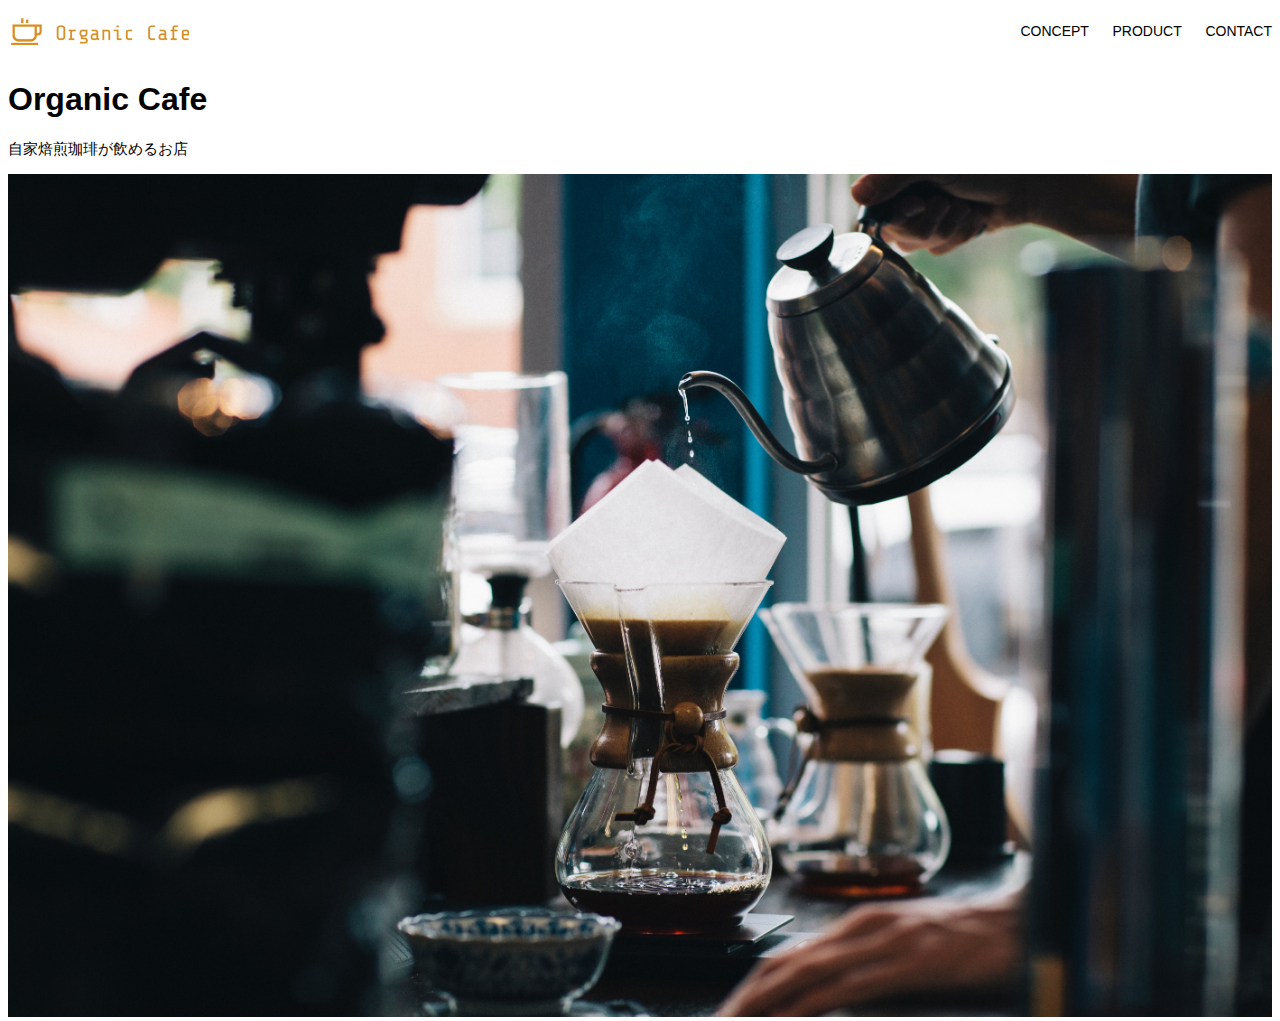
<file: html-css-kadai_013/index.html>
<!DOCTYPE html>
<html>
<head>
  <title>Organic Cafe</title>
  <meta charset="UTF-8">
  <meta name="description" 
  content="自家焙煎のコーヒーがお家で楽しめるOrganic Cafe">
  <meta name="viewport" content="width=device-width, initial-scale=1.0">
  <link rel="stylesheet" href="style.css">
</head>
<body>
  <!--ヘッダー-->
  <header>
    <!--ロゴ-->
    <a href="index.html" id="logo"><img src="images/logo.png" alt="トップページに戻る"></a>

    <!--PC用ナビゲーション-->
    <nav id="nav-pc">
      <a href="index.html#concept">CONCEPT</a>
      <a href="index.html#product">PRODUCT</a>
      <a href="index.html#contact">CONTACT</a>
    </nav>
    
    <!--スマホ用ハンバーガー-->
    <img src="images/button-menu.png" alt="ナビゲーションを開く" id="menu-sp" onclick=
    "document.getElementById('nav-sp').style.display = 'block'">
    
    <nav id="nav-sp">
      <img src="images/button-close.png" alt="ナビゲーションを閉じる" id="close" 
      onclick="document.getElementById('nav-sp').style.display = 'none'">
      <a href="index.html" id="logo-sp" onclick=
      "document.getElementById('nav-sp').style.display = 'none'">
      <img src="images/logo-sp.png" alt="トップページに戻る"></a>

      <a href="index.html#concept" class="menu" onclick=
      "document.getElementById('nav-sp').style.display = 'none'">CONCEPT</a>
      <a href="index.html#product" class="menu" onclick=
      "document.getElementById('nav-sp').style.display = 'none'">PRODUCT</a>
      <a href="index.html#contact" class="menu" onclick=
      "document.getElementById('nav-sp').style.display = 'none'">CONTACT</a>
    </nav>
  </header>

  <!--ビジュアル-->
  <main>
    <article>
      <section id="main-visual">
        <div id="main-message">
         <h1>Organic Cafe</h1>
         <p>自家焙煎珈琲が飲めるお店</p>
        </div>
        <img src="images/main-image.jpg" alt="コーヒーを注ぐ">
      </section>
    </article>
  </main>
</body>
</html>
</file>
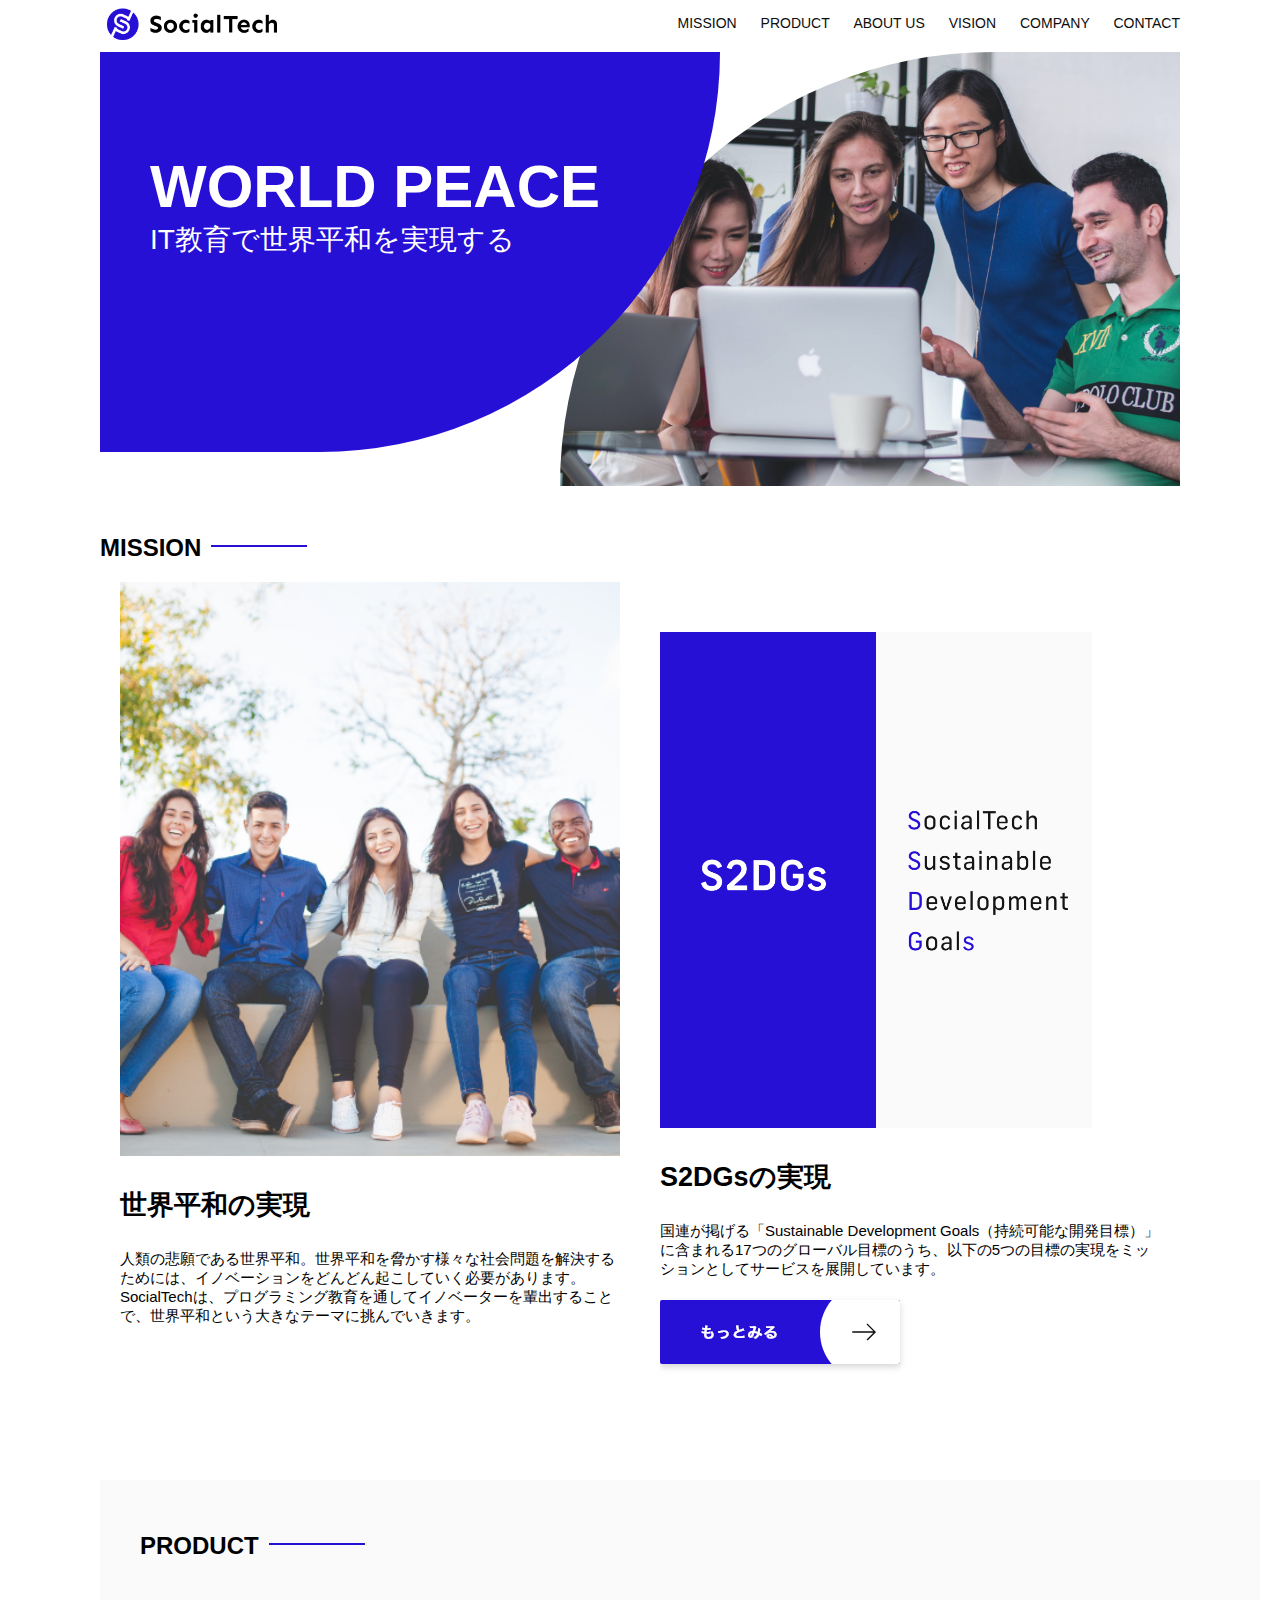
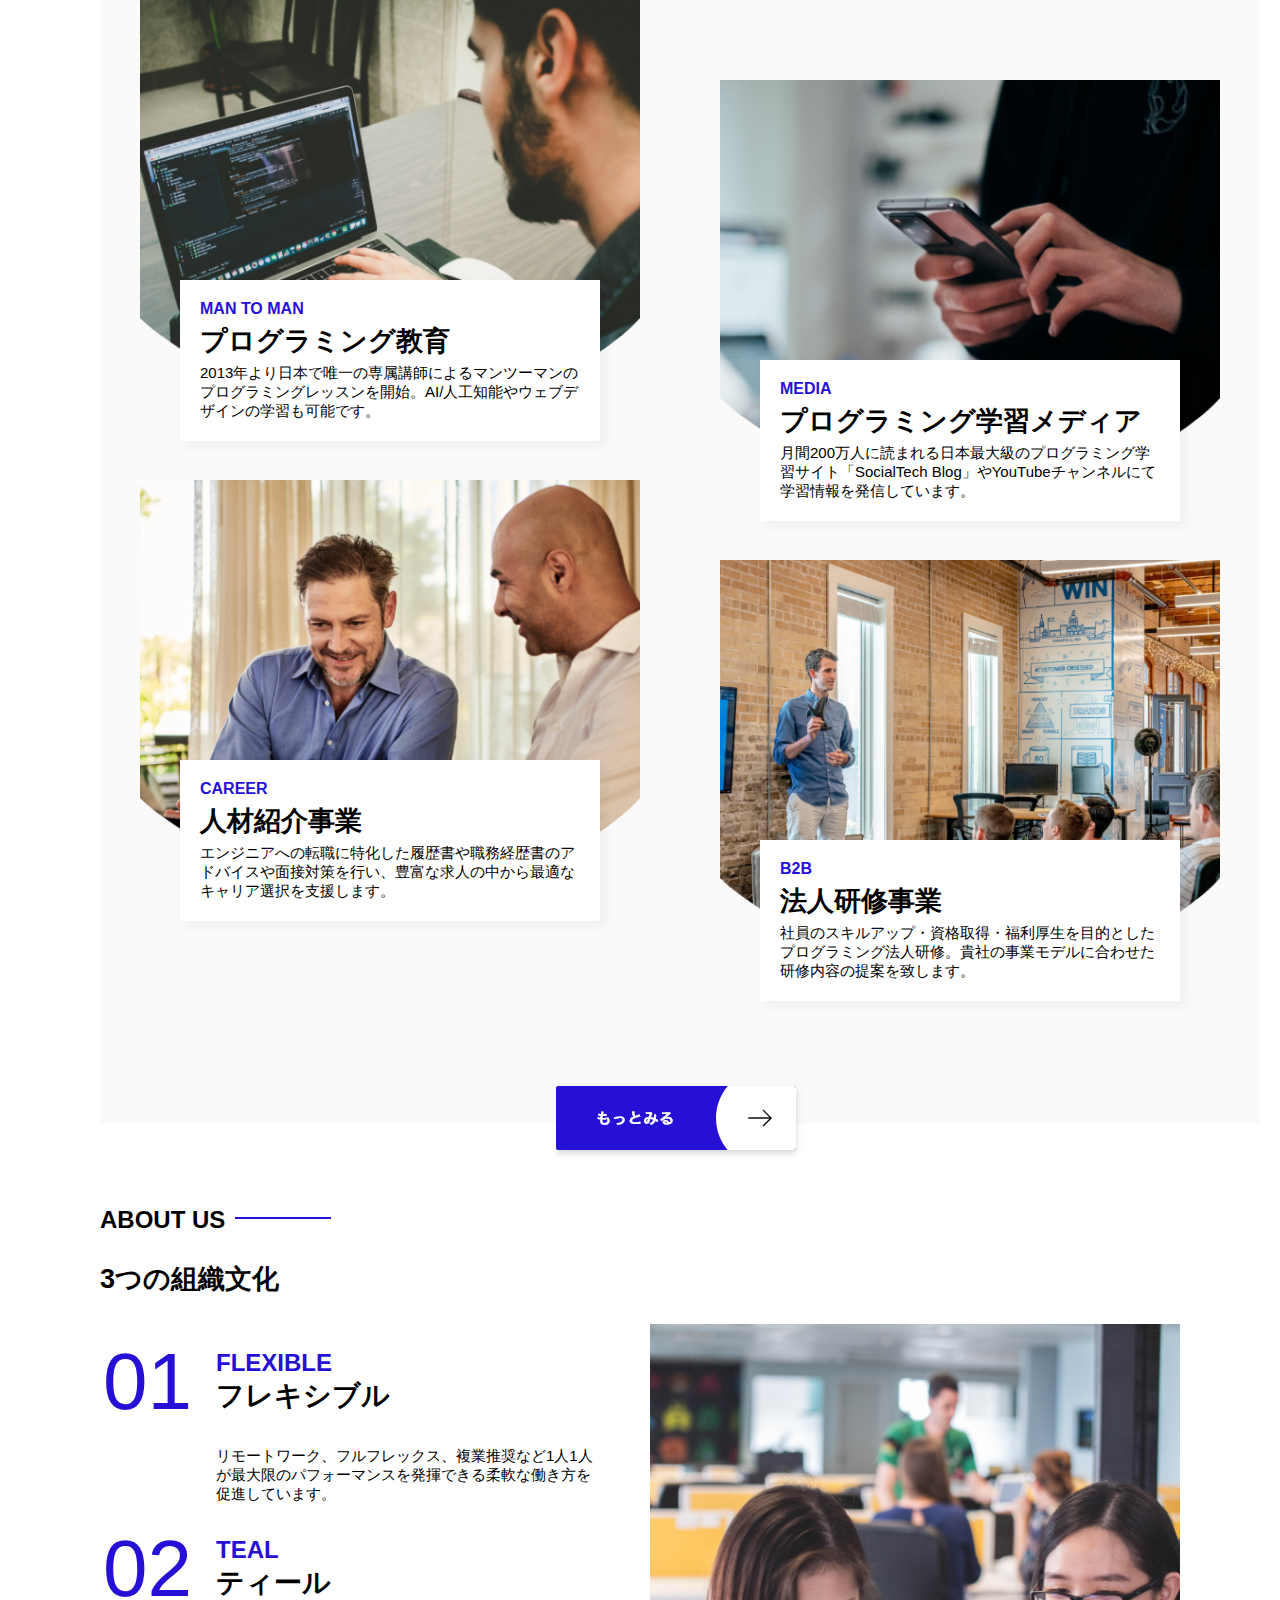
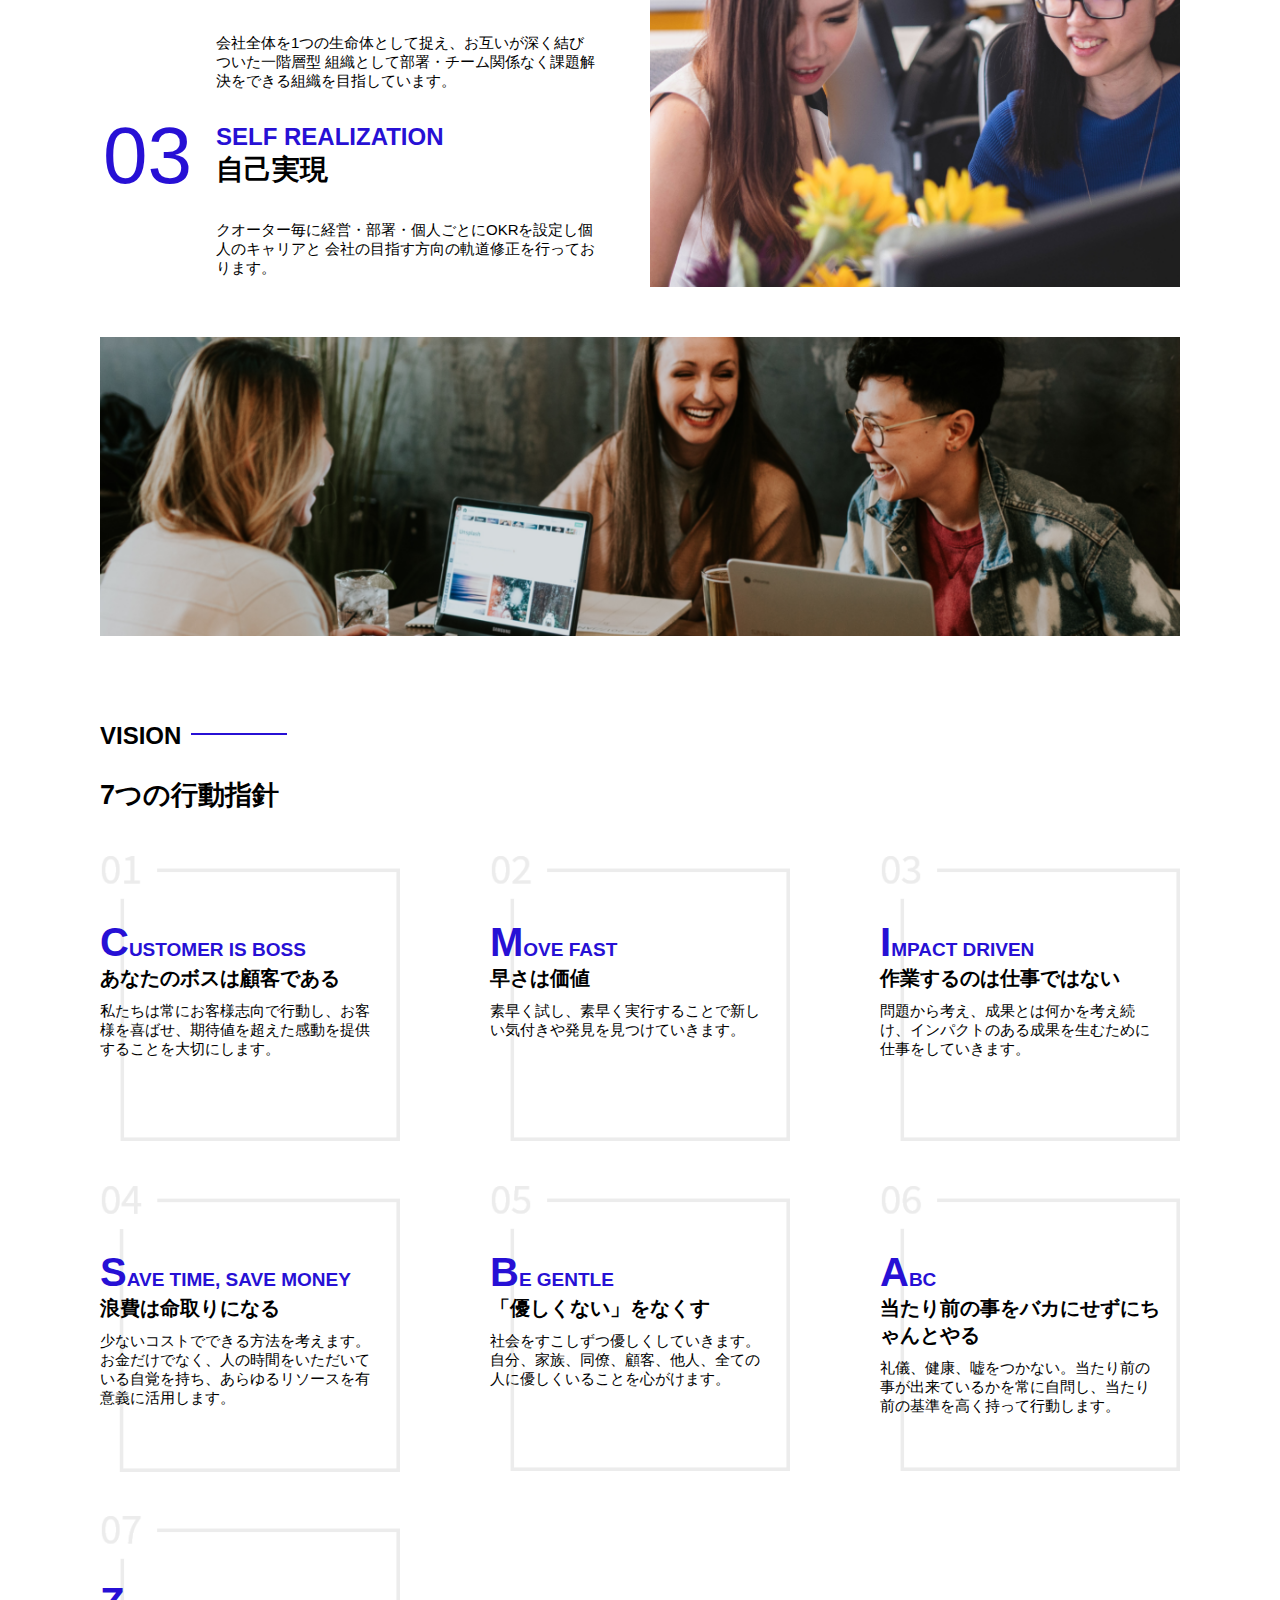
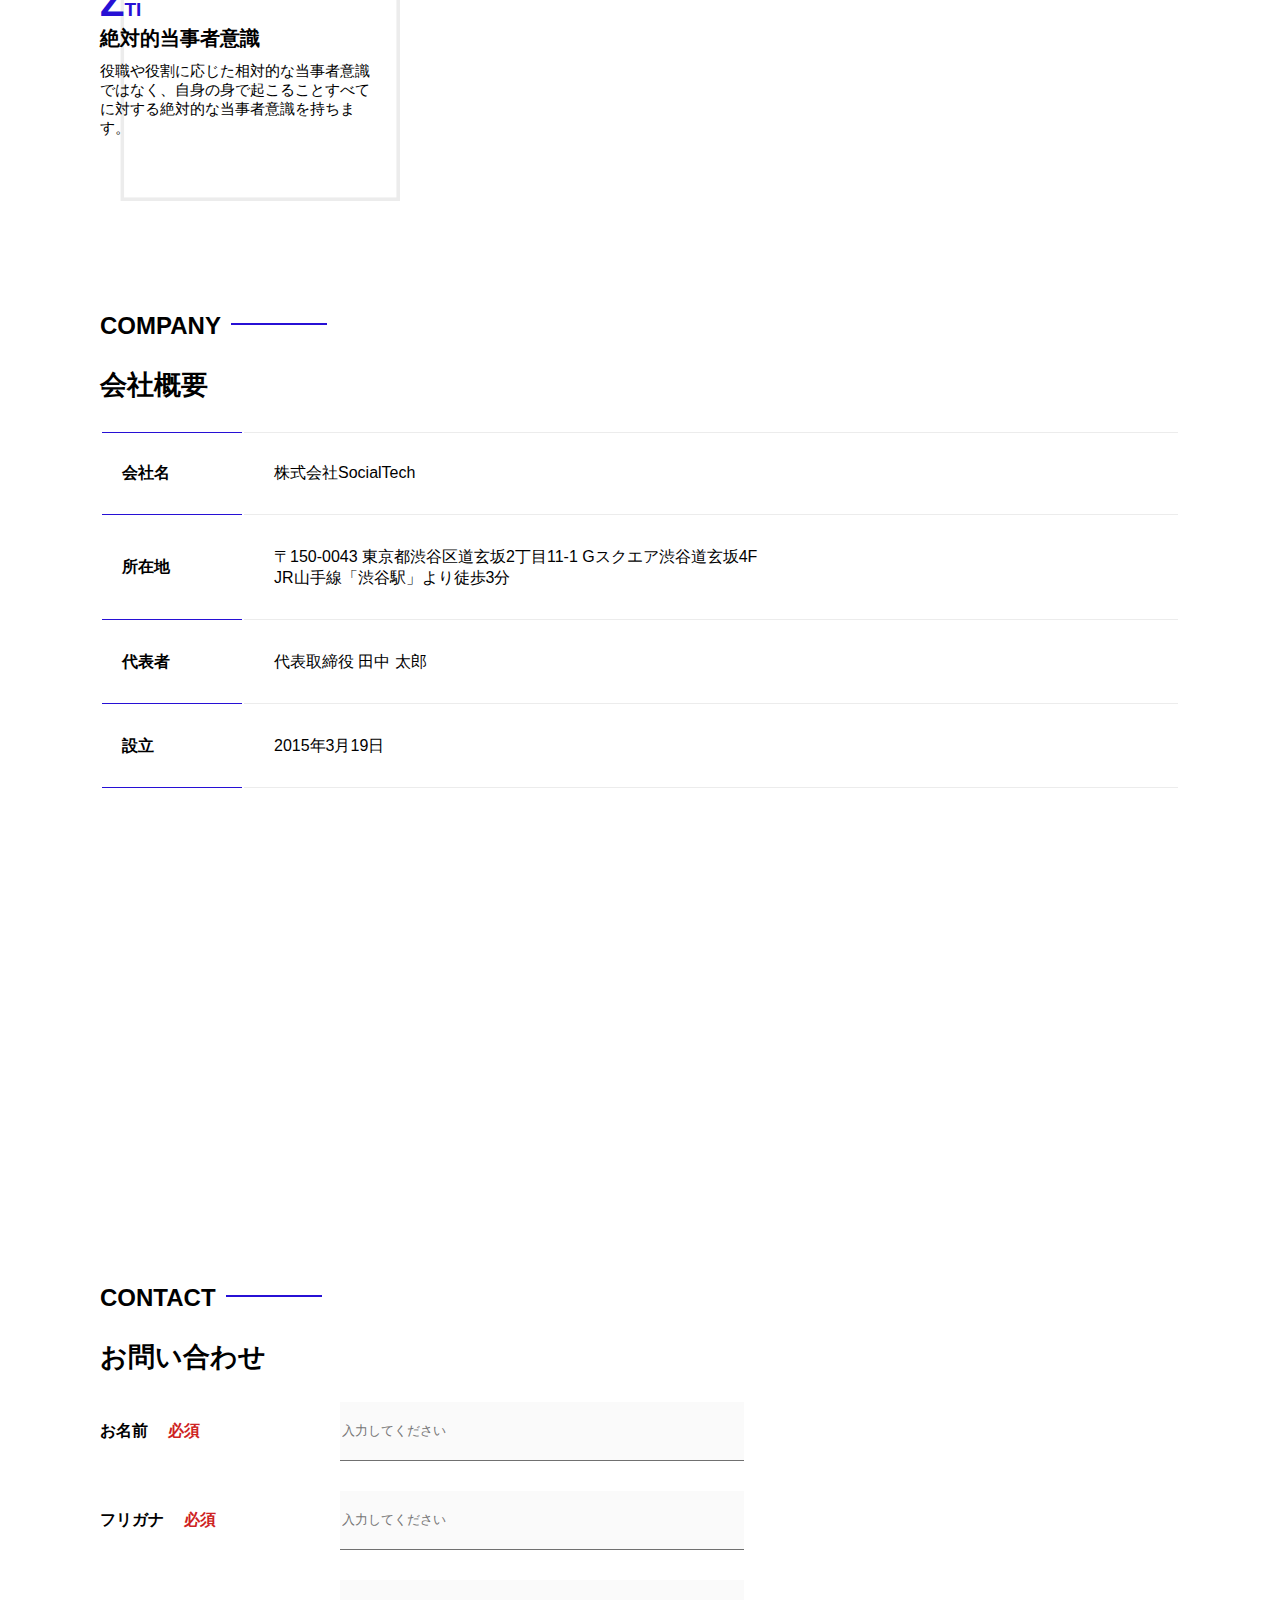
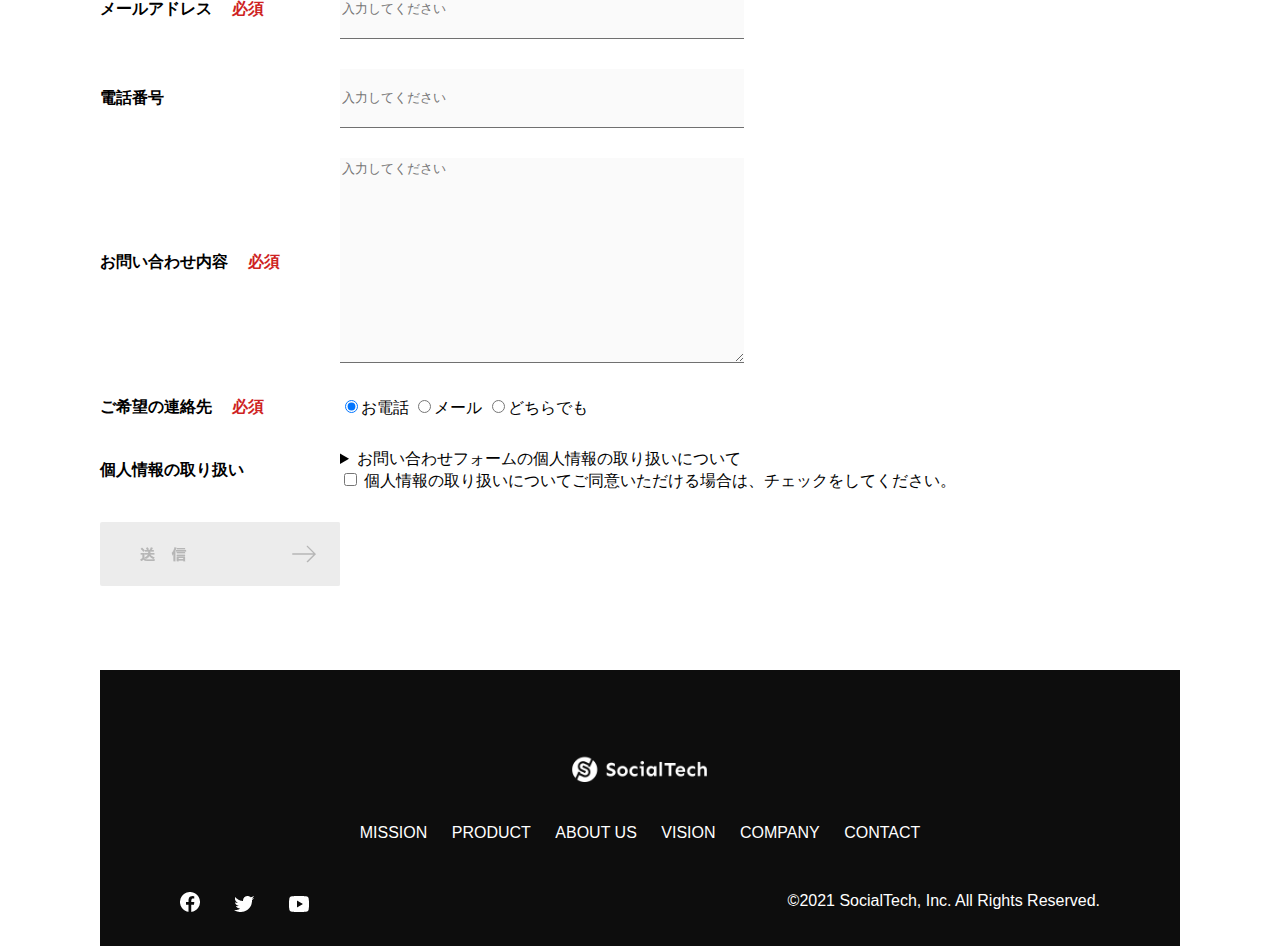
<file: kadai_tutorial_output/index.html>
<!DOCTYPE html>
<html>
  <head>
    <title>SocialTech</title>
    <meta charset="UTF-8" />
    <meta
      name="description"
      content="SocialTechはEdTech業界のリーディングカンパニーを目指します。"
    />
    <meta name="viewport" content="width=device-width, initial-scale=1.0" />
    <link rel="stylesheet" href="style.css" />
  </head>
  <body>
    <!-- ヘッダー -->
    <header>
      <!-- ロゴ -->
      <a href="index.html" id="logo"
        ><img src="images/logo.png" alt="トップページに戻る"
      /></a>

      <!-- PC用ナビゲーション -->
      <nav id="nav-pc">
        <a href="mission.html">MISSION</a>
        <a href="product.html">PRODUCT</a>
        <a href="index.html#aboutus">ABOUT US</a>
        <a href="index.html#vision">VISION</a>
        <a href="index.html#company">COMPANY</a>
        <a href="index.html#contact">CONTACT</a>
      </nav>
      <!--スマホ用メニューボタン-->
      <img src="images/button-menu.png" alt="ナビゲーションを開く" onclick="document.getElementById('nav-sp').style.display = 'block'" id="menu-sp">
    
      <!--スマホ用ナビゲーション-->
      <nav id="nav-sp">
        <img src="images/button-close.png" alt="ナビゲーションを閉じる" id="close" onclick="document.getElementById('nav-sp').style.display = 'none'">
        <a href="index.html" id="logo-sp" onclick="document.getElementById('nav-sp').style.display = 'none'">
        <img src="images/logo-sp.png" alt="トップページに戻る"></a>
        <a href="mission.html" class="menu" onclick="document.getElementById('nav-sp').style.display = 'none'">MISSION</a>
        <a href="product.html" class="menu" onclick= "document.getElementById('nav-sp').style.display = 'none'">PRPDUCT</a>
        <a href="index.html#aboutus" class="menu" onclick=
        "document.getElementById('nav-sp').style.display = 'none'">ABOUT US</a>
        <a href="index.html#vision" class="menu" onclick=
        "document.getElementById('nav-sp').style.display = 'none'">VISION</a>
        <a href="index.html#company" class="menu" onclick=
        "document.getElementById('nav-sp').style.display = 'none'">COMPANY</a>
        <a href="index.html#contact" class="menu" onclick=
        "document.getElementById('nav-sp').style.display = 'none'">CONTACT</a>
        <div id="sns">
          <a href="https://www.facebook.com/sejuku2013"><img src="images/button-facebook.png" alt="Facebookのリンク"></a>
          <a href="https://twitter.com/samuraijuku"><img src="images/button-twitter.png" alt="Twitterのリンク"></a>
          <a href="https://www.youtube.com/channel/UCCFOQO5aDK0xXam4cUQXT8g"><img src="images/button-youtube.png" alt="YouTubeのリンク"></a>
        </div>
      </nav>
    </header>
    <main>
      <article>
        <!-- メインビジュアル -->
        <section id="main-visual">
          <div id="main-message">
            <h1>WORLD PEACE</h1>
            <p>IT教育で世界平和を実現する</p>
          </div>
          <img
            src="images/index/index-main.png"
            alt="PCの周りに集まる多国籍の仲間たち"
          />
        </section>
        <!--ミッション-->
        <section id="mission">
          <h2 class="index-h2">MISSION</h2>
          <div id="mission-flex">
            <div>
              <img
                id="mission-photo"
                src="images/index/index-mission.png"
                alt="屋外のベンチで写真を撮影する多国籍の仲間たち"
              />
              <h3>世界平和の実現</h3>
              <p>
                人類の悲願である世界平和。世界平和を脅かす様々な社会問題を解決するためには、イノベーションをどんどん起こしていく必要があります。SocialTechは、プログラミング教育を通してイノベーターを輩出することで、世界平和という大きなテーマに挑んでいきます。
              </p>
            </div>
            <div>
              <img id="s2dgs" src="images/index/s2dgs.png" alt="S2DGs" />
              <h3>S2DGsの実現</h3>
              <p>
                国連が掲げる「Sustainable Development
                Goals（持続可能な開発目標）」に含まれる17つのグローバル目標のうち、以下の5つの目標の実現をミッションとしてサービスを展開しています。
              </p>
              <a href="mission.html">
                <img src="images/button-more.png" alt="もっとみる" />
              </a>
            </div>
          </div>
        </section>
        <!-- プロダクト -->
        <section id="product">
          <h2 class="index-h2">PRODUCT</h2>
          <div>
            <div id="product-left">
              <div>
                <img
                  class="product-photo"
                  src="images/index/index-mantoman.png"
                  alt="PCでコードを書く男性"
                />
                <div class="product-explain">
                  <span>MAN TO MAN</span>
                  <h3>プログラミング教育</h3>
                  <p>
                    2013年より日本で唯一の専属講師によるマンツーマンのプログラミングレッスンを開始。AI/人工知能やウェブデザインの学習も可能です。
                  </p>
                </div>
              </div>
              <div>
                <img
                  class="product-photo"
                  src="images/index/index-career.png"
                  alt="笑顔で話し合う2人の男性"
                />
                <div class="product-explain">
                  <span>CAREER</span>
                  <h3>人材紹介事業</h3>
                  <p>
                    エンジニアへの転職に特化した履歴書や職務経歴書のアドバイスや面接対策を行い、豊富な求人の中から最適なキャリア選択を支援します。
                  </p>
                </div>
              </div>
            </div>
            <div id="product-right">
              <div>
                <img
                  class="product-photo"
                  src="images/index/index-media.png"
                  alt="スマートフォンを操作する人"
                />
                <div class="product-explain">
                  <span>MEDIA</span>
                  <h3>プログラミング学習メディア</h3>
                  <p>
                    月間200万人に読まれる日本最大級のプログラミング学習サイト「SocialTech
                    Blog」やYouTubeチャンネルにて学習情報を発信しています。
                  </p>
                </div>
              </div>
              <div>
                <img
                  class="product-photo"
                  src="images/index/index-b2b.png"
                  alt="講演中の男性とそれを聴く人々"
                />
                <div class="product-explain">
                  <span>B2B</span>
                  <h3>法人研修事業</h3>
                  <p>
                    社員のスキルアップ・資格取得・福利厚生を目的としたプログラミング法人研修。貴社の事業モデルに合わせた研修内容の提案を致します。
                  </p>
                </div>
              </div>
            </div>
          </div>
          <div>
            <a id="product-more" href="product.html">
              <img src="images/button-more.png" alt="もっとみる" />
            </a>
          </div>
        </section>
        <!---ABOUT US-->
        <section id="aboutus">
          <h2 class="index-h2">ABOUT US</h2>
          <h3>3つの組織文化</h3>
          <div>
            <table class="culture-table">
              <tr>
                <td>
                  <span class="culture-num">01</span>
                </td>
                <td>
                  <span class="culture-en">FLEXIBLE</span>
                  <span class="culture-jp">フレキシブル</span>
                </td>
              </tr>
              <tr>
                <td>
                  <!--空のセル-->
                </td>
                <td>
                  <p class="culture-description">
                    リモートワーク、フルフレックス、複業推奨など1人1人が最大限のパフォーマンスを発揮できる柔軟な働き方を促進しています。
                  </p>
                </td>
              </tr>
              <tr>
                <td>
                  <span class="culture-num">02</span>
                </td>
                <td>
                  <span class="culture-en">TEAL</span>
                  <span class="culture-jp">ティール</span>
                </td>
              </tr>
              <tr>
                <td>
                  <!--空のセル-->
                </td>
                <td>
                  <p class="culture-description">
                    会社全体を1つの生命体として捉え、お互いが深く結びついた一階層型
                    組織として部署・チーム関係なく課題解決をできる組織を目指しています。
                  </p>
                </td>
              </tr>
              <tr>
                <td>
                  <span class="culture-num">03</span>
                </td>
                <td>
                  <span class="culture-en">SELF REALIZATION</span>
                  <span class="culture-jp">自己実現</span>
                </td>
              </tr>
              <tr>
                <td>
                  <!--空のセル-->
                </td>
                <td>
                  <p class="culture-description">
                    クオーター毎に経営・部署・個人ごとにOKRを設定し個人のキャリアと
                    会社の目指す方向の軌道修正を行っております。
                  </p>
                </td>
              </tr>
            </table>
            <img
              class="culture-img"
              src="images/index/index-aboutus1.png"
              alt="笑顔で話し合う2人の女性"
            />
          </div>
          <img
            class="culture-img2"
            src="images/index/index-aboutus2.png"
            alt="笑顔で話し合う3人の男女"
          />
        </section>
        <!-- VISION -->
        <section id="vision">
          <h2 class="index-h2">VISION</h2>
          <h3>7つの行動指針</h3>
          <div>
            <div class="vision-box">
              <img src="images/index/vision-01.png" alt="01" />
              <span>
                <h4>CUSTOMER IS BOSS</h4>
                <h5>あなたのボスは顧客である</h5>
                <p>
                  私たちは常にお客様志向で行動し、お客様を喜ばせ、期待値を超えた感動を提供することを大切にします。
                </p>
              </span>
            </div>
            <div class="vision-box">
              <img src="images/index/vision-02.png" alt="02" />
              <span>
                <h4>MOVE FAST</h4>
                <h5>早さは価値</h5>
                <p>
                  素早く試し、素早く実行することで新しい気付きや発見を見つけていきます。
                </p>
              </span>
            </div>
            <div class="vision-box">
              <img src="images/index/vision-03.png" alt="03" />
              <span>
                <h4>IMPACT DRIVEN</h4>
                <h5>作業するのは仕事ではない</h5>
                <p>
                  問題から考え、成果とは何かを考え続け、インパクトのある成果を生むために仕事をしていきます。
                </p>
              </span>
            </div>
            <div class="vision-box">
              <img src="images/index/vision-04.png" alt="04" />
              <span>
                <h4>SAVE TIME, SAVE MONEY</h4>
                <h5>浪費は命取りになる</h5>
                <p>
                  少ないコストでできる方法を考えます。お金だけでなく、人の時間をいただいている自覚を持ち、あらゆるリソースを有意義に活用します。
                </p>
              </span>
            </div>
            <div class="vision-box">
              <img src="images/index/vision-05.png" alt="05" />
              <span>
                <h4>BE GENTLE</h4>
                <h5>「優しくない」をなくす</h5>
                <p>
                  社会をすこしずつ優しくしていきます。自分、家族、同僚、顧客、他人、全ての人に優しくいることを心がけます。
                </p>
              </span>
            </div>
            <div class="vision-box">
              <img src="images/index/vision-06.png" alt="06" />
              <span>
                <h4>ABC</h4>
                <h5>当たり前の事をバカにせずにちゃんとやる</h5>
                <p>
                  礼儀、健康、嘘をつかない。当たり前の事が出来ているかを常に自問し、当たり前の基準を高く持って行動します。
                </p>
              </span>
            </div>
            <div class="vision-box">
              <img src="images/index/vision-07.png" alt="07" />
              <span>
                <h4>ZTI</h4>
                <h5>絶対的当事者意識</h5>
                <p>
                  役職や役割に応じた相対的な当事者意識ではなく、自身の身で起こることすべてに対する絶対的な当事者意識を持ちます。
                </p>
              </span>
            </div>
          </div>
        </section>
        <!-- CASES -->

        <!-- COMPANY -->
        <section id="company">
          <h2 class="index-h2">COMPANY</h2>
          <h3>会社概要</h3>
          <table id="company-table">
            <tr>
              <th class="tableheader-first">会社名</th>
              <td class="cell-first">株式会社SocialTech</td>
            </tr>
            <tr>
              <th class="tableheader">所在地</th>
              <td class="cell">
                〒150-0043 東京都渋谷区道玄坂2丁目11-1 Gスクエア渋谷道玄坂4F<br />JR山手線「渋谷駅」より徒歩3分
              </td>
            </tr>
            <tr>
              <th class="tableheader">代表者</th>
              <td class="cell">代表取締役 田中 太郎</td>
            </tr>
            <tr>
              <th class="tableheader">設立</th>
              <td class="cell">2015年3月19日</td>
            </tr>
          </table>
          <iframe
            src="https://www.google.com/maps/embed?pb=!1m18!1m12!1m3!1d3241.7759544892483!2d139.69399665123464!3d35.65789123876098!2m3!1f0!2f0!3f0!3m2!1i1024!2i768!4f13.1!3m3!1m2!1s0x60188caa0042e8d1%3A0xba130bea826a7aa2!2z44CSMTUwLTAwNDMg5p2x5Lqs6YO95riL6LC35Yy66YGT546E5Z2C77yS5LiB55uu77yR77yR4oiS77yR!5e0!3m2!1sja!2sjp!4v1636872991912!5m2!1sja!2sjp"
            style="border: 0"
            allowfullscreen=""
            loading="lazy"
          >
          </iframe>
        </section>
        <!-- お問い合わせフォーム -->
        <section id="contact">
          <h2 class="index-h2">CONTACT</h2>
          <h3>お問い合わせ</h3>
          <form>
            <div>
              <div class="contact-heading">
                <label class="contact-label"
                  >お名前<span class="contact-span">必須</span></label
                >
              </div>
              <div class="contact-form">
                <input
                  type="text"
                  name="name"
                  placeholder="入力してください"
                  class="contact-textbox"
                />
              </div>
            </div>
            <div>
              <div class="contact-heading">
                <label class="contact-label"
                  >フリガナ<span class="contact-span">必須</span></label
                >
              </div>
              <div>
                <input
                  type="text"
                  name="hurigana"
                  placeholder="入力してください"
                  class="contact-textbox"
                />
              </div>
            </div>
            <div>
              <div class="contact-heading">
                <label class="contact-label"
                  >メールアドレス<span class="contact-span">必須</span></label
                >
              </div>
              <div>
                <input
                  type="text"
                  name="email"
                  placeholder="入力してください"
                  class="contact-textbox"
                />
              </div>
            </div>
            <div>
              <div class="contact-heading">
                <label class="contact-label">電話番号</label>
              </div>
              <div>
                <input
                  type="text"
                  name="tel"
                  placeholder="入力してください"
                  class="contact-textbox"
                />
              </div>
            </div>
            <div>
              <div class="contact-heading">
                <label class="contact-label"
                  >お問い合わせ内容<span class="contact-span">必須</span></label
                >
              </div>
              <div>
                <textarea
                  class="contact-textarea"
                  placeholder="入力してください"
                  name="message"
                ></textarea>
              </div>
            </div>
            <div>
              <div class="contact-heading">
                <label class="contact-label"
                  >ご希望の連絡先<span class="contact-span">必須</span></label
                >
              </div>
              <div>
                <input
                  class="radiobutton"
                  type="radio"
                  value="tel"
                  name="contact"
                  checked
                /><label>お電話</label>
                <input
                  class="radiobutton"
                  type="radio"
                  value="mail"
                  name="contact"
                /><label>メール</label>
                <input
                  class="radiobutton"
                  type="radio"
                  value="both"
                  name="contact"
                /><label>どちらでも</label>
              </div>
            </div>
            <div>
              <div class="contact-heading">
                <label class="contact-label">個人情報の取り扱い</label>
              </div>
              <div>
                <details>
                  <summary>
                    お問い合わせフォームの個人情報の取り扱いについて
                  </summary>
                  <div>
                    <span>１．組織の名称又は氏名</span><br />
                    株式会社SocialTech<br /><br />
                    <span
                      >２．個人情報保護管理者（若しくはその代理人）の氏名又は職名、所属及び連絡先
                      鈴木 一郎 コーポレート部</span
                    ><br />
                    メールアドレス：support@socialtech.net<br />
                    TEL：03-xxxx-xxxx<br />
                    <span>３．個人情報の利用目的</span><br />
                    ・本サービス及び本サービスに関連する情報の提供又はそれらに関する連絡のため<br />
                    ・ユーザーの本人確認のため<br />
                    ・当社サービスのご案内のため<br />
                    ・当社の商品等の広告または宣伝（電子メールによるものを含むものとします。）<br /><br />
                    <span>４．個人情報の取り扱い業務の委託</span><br />
                    個人情報の取扱業務の全部または一部を外部に業務委託する場合があります。<br />
                    その際、弊社は、個人情報を適切に保護できる管理体制を敷き実行していることを条件として<br />
                    委託先を厳選したうえで、機密保持契約を委託先と締結し、お客様の個人情報を厳密に管理させます。<br /><br />
                    <span>５．個人情報の開示等の請求</span><br />
                    お客様は、弊社に対してご自身の個人情報の開示等（利用目的の通知、開示、内容の訂正・追加・削除、利用の停止または消去、第三者への提供の停止）に関して、当社問合わせ窓口に申し出ることができます。<br />
                    その際、弊社はお客様ご本人を確認させていただいたうえで、合理的な期間内に対応いたします。<br /><br />
                    なお、個人情報に関する弊社問合わせ先は、次の通りです。<br /><br />
                    株式会社SocialTech　個人情報問合せ窓口<br />
                    〒150-0043　東京都渋谷区道玄坂2丁目11-1 Ｇスクエア渋谷道玄坂
                    4F<br />
                    メールアドレス：support@socialtech.net　TEL：03-xxxx-xxxx<br /><br />
                    <span>６．個人情報を提供されることの任意性について</span
                    ><br /><br />
                    お客様がご自身の個人情報を弊社に提供されるか否かは、お客様のご判断によりますが、もしご提供されない場合には、適切なサービスが提供できない場合がありますので予めご了承ください。
                  </div>
                </details>
                <input type="checkbox" name="agree" />
                <span
                  >個人情報の取り扱いについてご同意いただける場合は、チェックをしてください。</span
                >
              </div>
            </div>
            <input
              type="image"
              value="Submit"
              src="images/button-submit.png"
              alt="送信する"
            />
          </form>
        </section>
      </article>
      <footer>
        <div id="footer-logo">
          <img src="images/logo-sp.png" alt="SocialTech" />
        </div>
        <div id="footer-link">
          <a href="mission.html">MISSION</a>
          <a href="product.html">PRODUCT</a>
          <a href="index.html#aboutus">ABOUT US</a>
          <a href="index.html#vision">VISION</a>
          <a href="index.html#company">COMPANY</a>
          <a href="index.html#contact">CONTACT</a>
        </div>
        <div id="sns-footer">
          <a href="https://www.facebook.com/sejuku2013"
            ><img src="images/button-facebook.png" alt="Facebookのリンク"
          /></a>
          <a href="https://twitter.com/samuraijuku"
            ><img src="images/button-twitter.png" alt="Twitterのリンク"
          /></a>
          <a href="https://www.youtube.com/channel/UCCFOQO5aDK0xXam4cUQXT8g"
            ><img src="images/button-youtube.png" alt="YouTubeのリンク"
          /></a>
          <span id="copyright"
            >&copy;2021 SocialTech, Inc. All Rights Reserved.
          </span>
        </div>
      </footer>
    </main>
  </body>
</html>
</file>
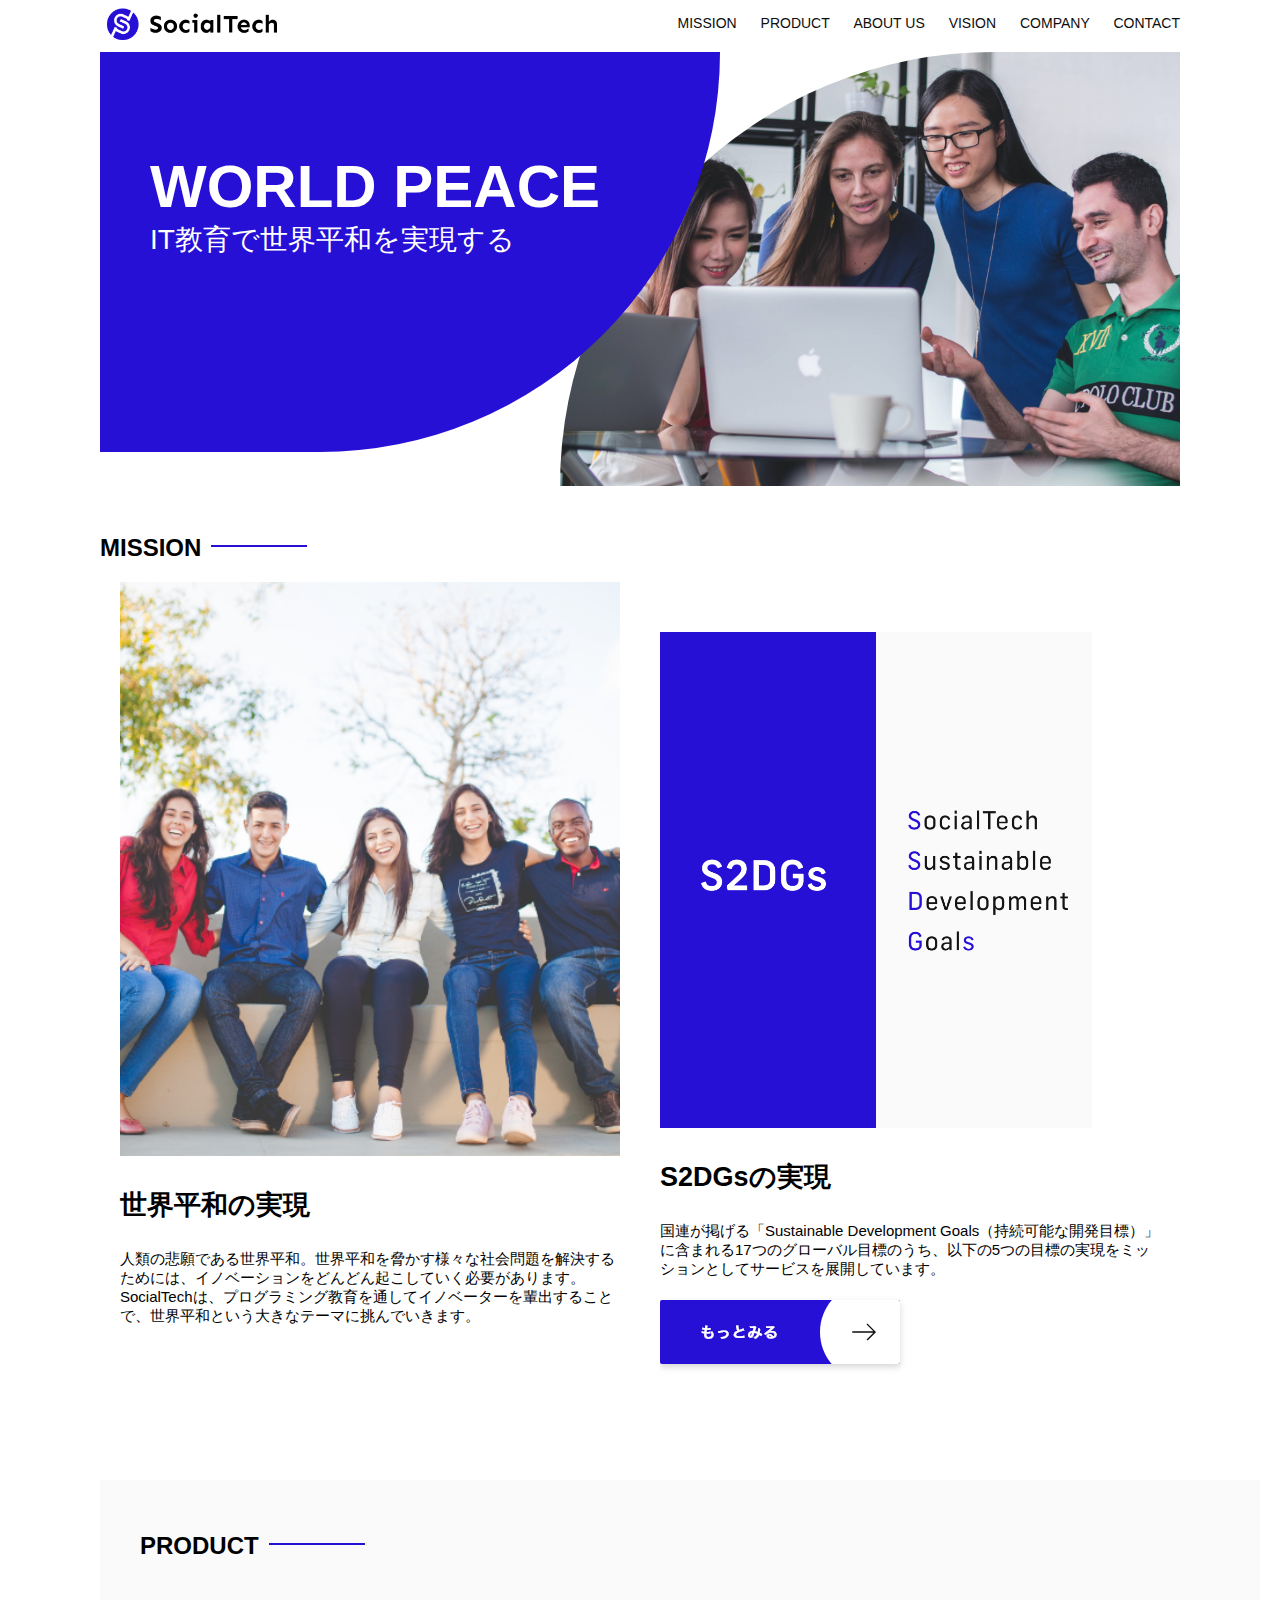
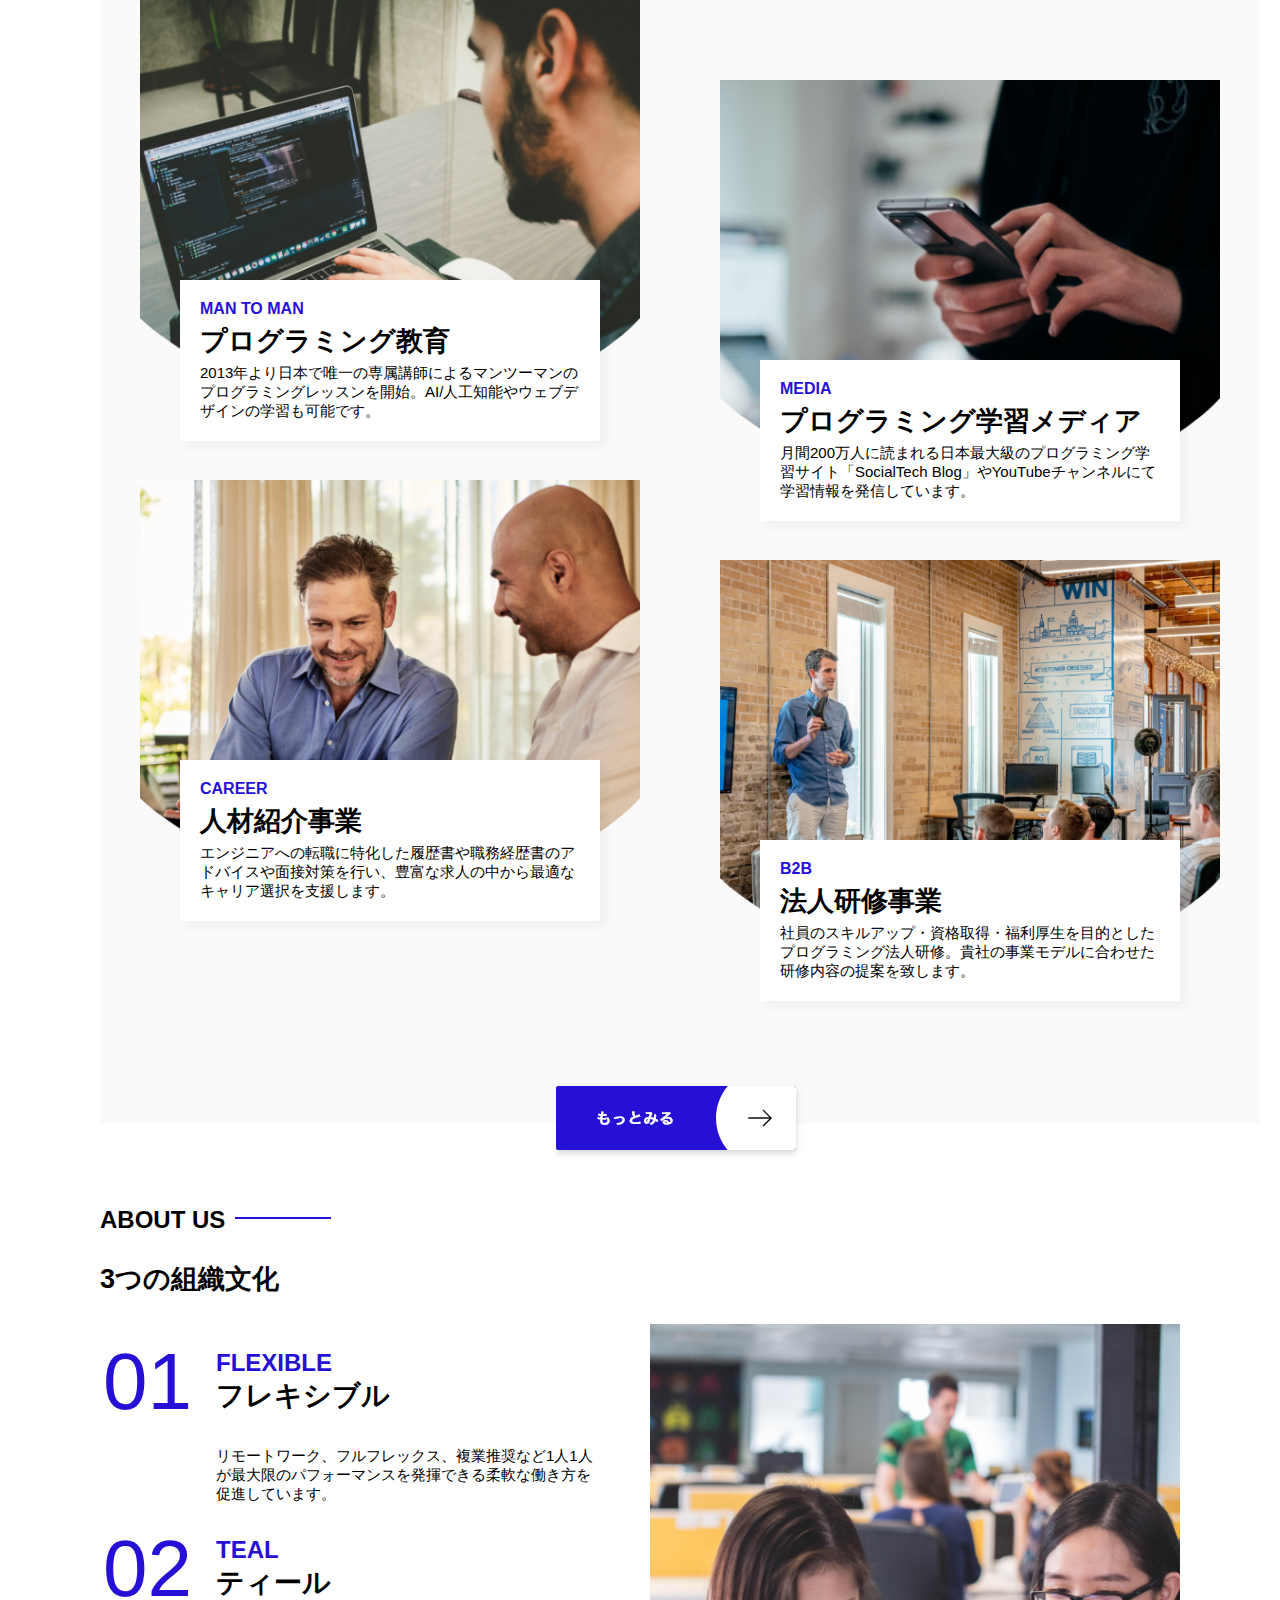
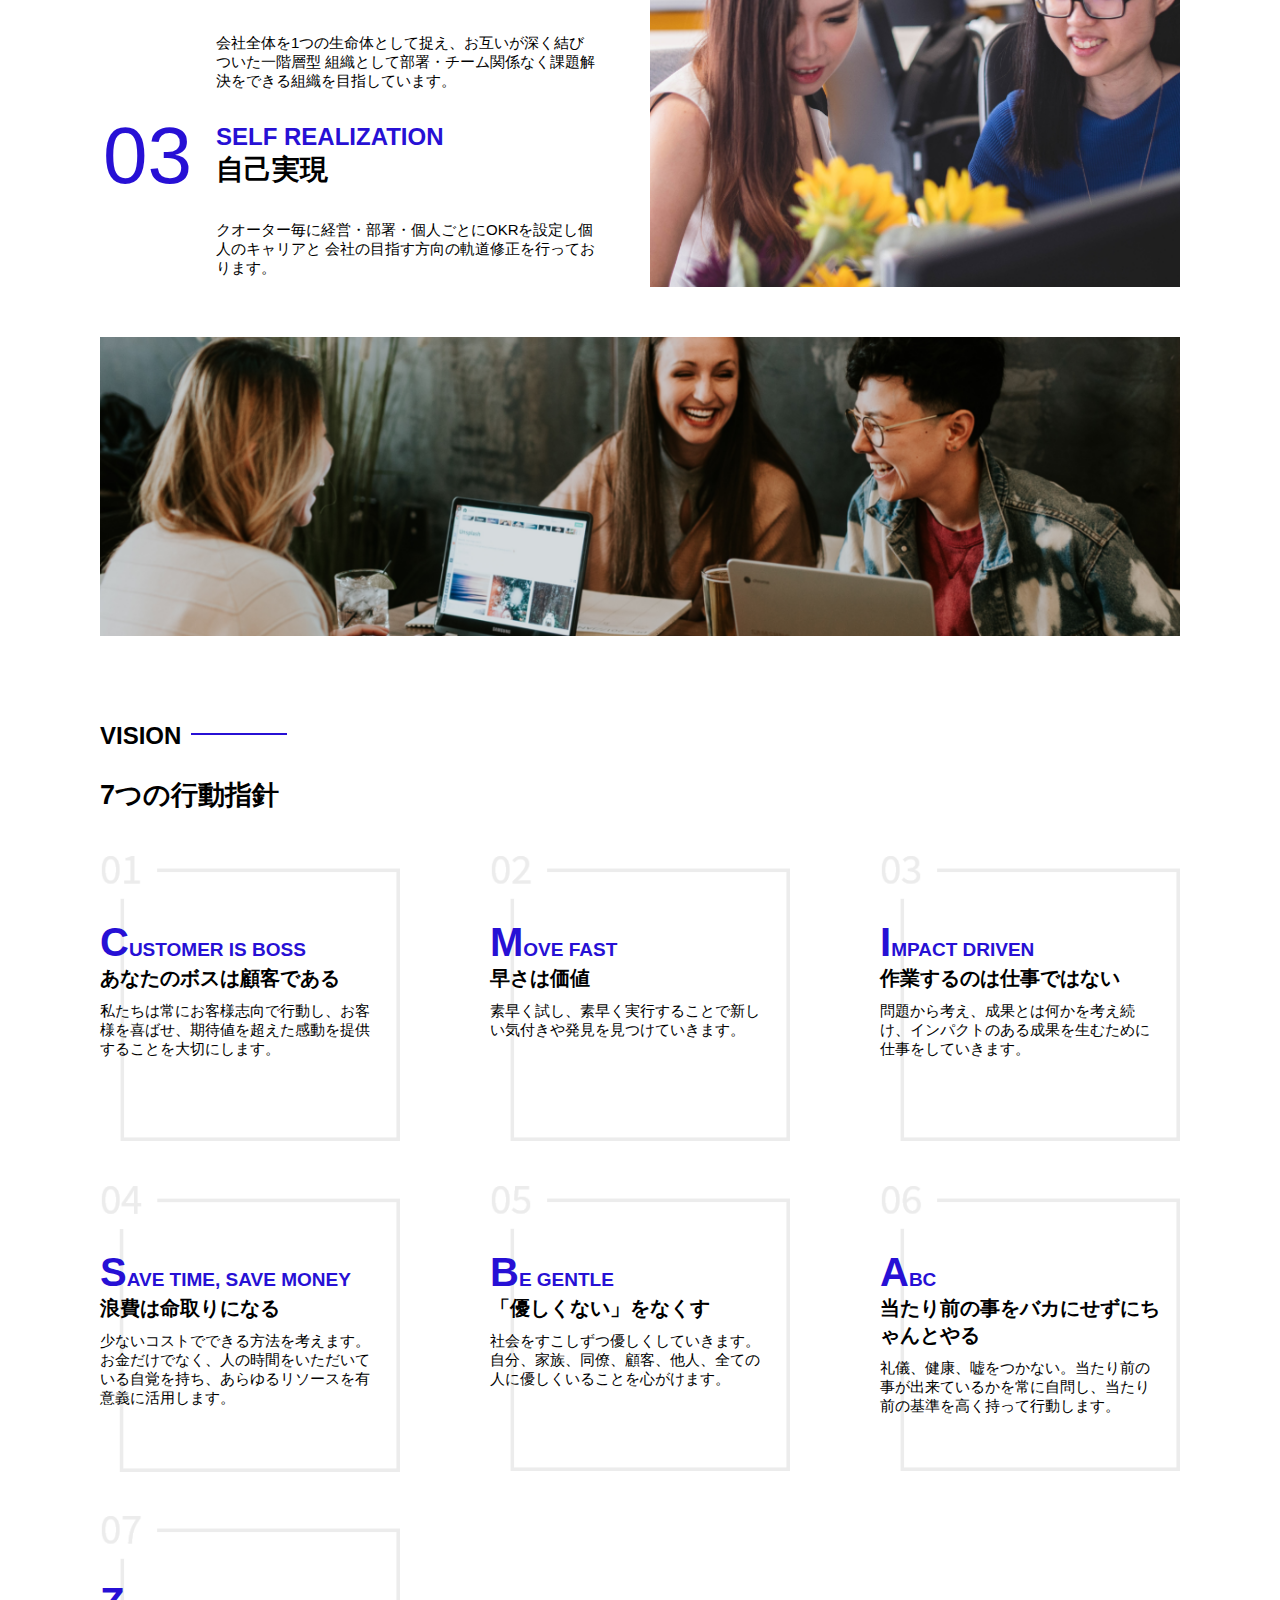
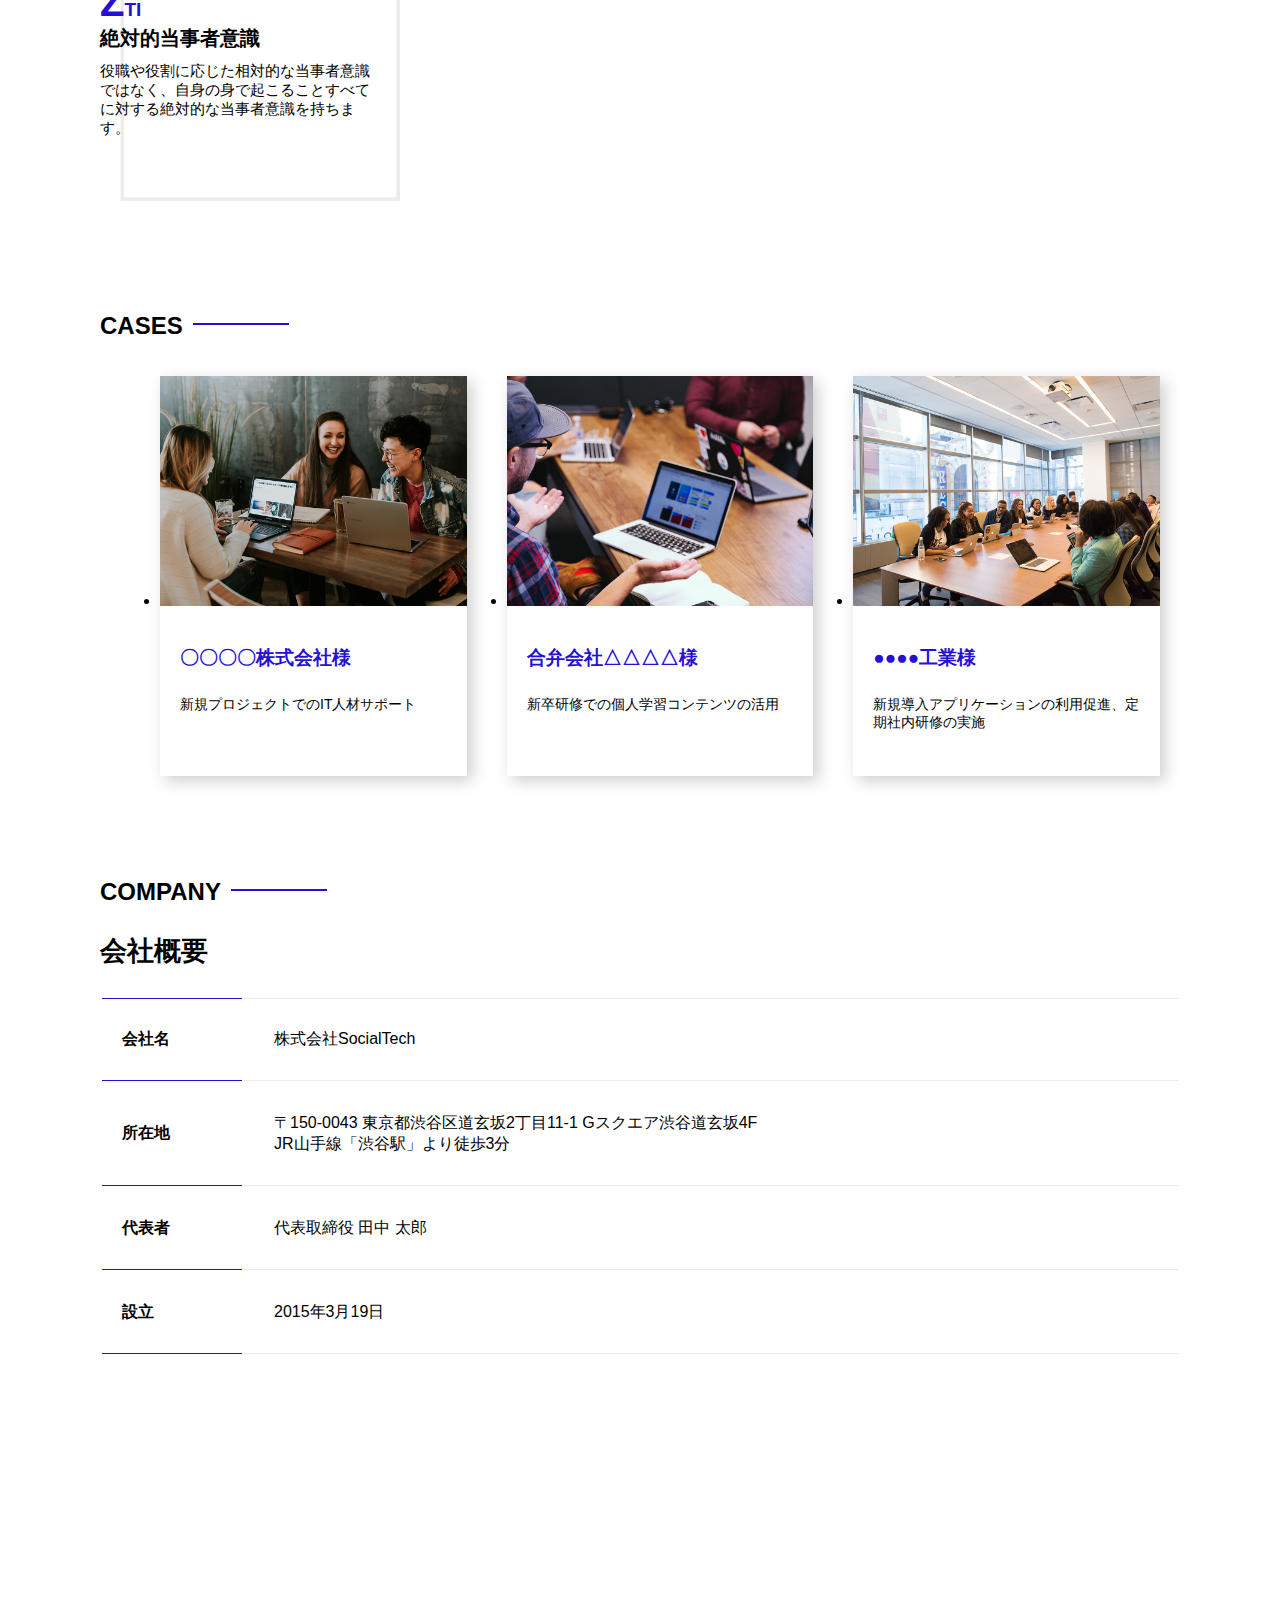
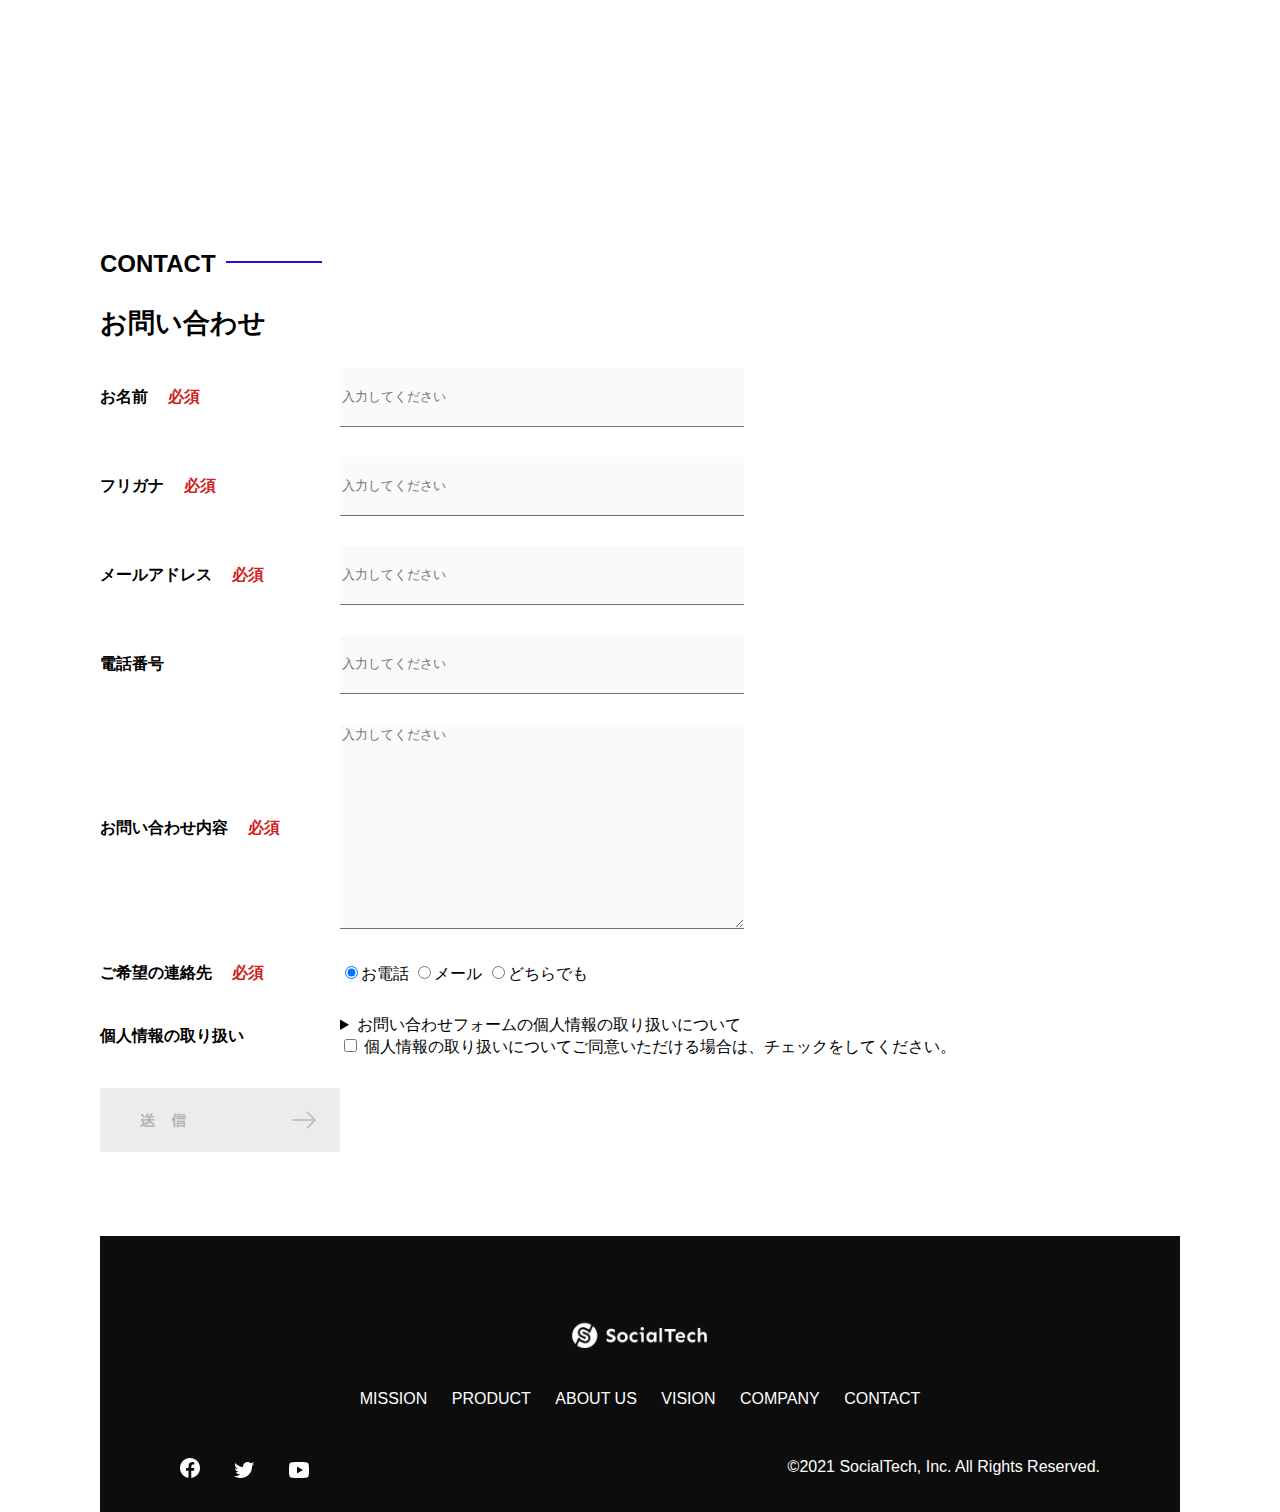
<file: socialtech-kadai_012/index.html>
<!DOCTYPE html>
<html>
  <head>
    <title>SocialTech</title>
    <meta charset="UTF-8" />
    <meta
      name="description"
      content="SocialTechはEdTech業界のリーディングカンパニーを目指します。"
    />
    <meta name="viewport" content="width=device-width, initial-scale=1.0" />
    <link rel="stylesheet" href="style.css" />
  </head>
  <body>
    <!-- ヘッダー -->
    <header>
      <!-- ロゴ -->
      <a href="index.html" id="logo"
        ><img src="images/logo.png" alt="トップページに戻る"
      /></a>

      <!-- PC用ナビゲーション -->
      <nav id="nav-pc">
        <a href="mission.html">MISSION</a>
        <a href="product.html">PRODUCT</a>
        <a href="index.html#aboutus">ABOUT US</a>
        <a href="index.html#vision">VISION</a>
        <a href="index.html#company">COMPANY</a>
        <a href="index.html#contact">CONTACT</a>
      </nav>
    </header>
    <main>
      <article>
        <!-- メインビジュアル -->
        <section id="main-visual">
          <div id="main-message">
            <h1>WORLD PEACE</h1>
            <p>IT教育で世界平和を実現する</p>
          </div>
          <img
            src="images/index/index-main.png"
            alt="PCの周りに集まる多国籍の仲間たち"
          />
        </section>
        <!--ミッション-->
        <section id="mission">
          <h2 class="index-h2">MISSION</h2>
          <div id="mission-flex">
            <div>
              <img
                id="mission-photo"
                src="images/index/index-mission.png"
                alt="屋外のベンチで写真を撮影する多国籍の仲間たち"
              />
              <h3>世界平和の実現</h3>
              <p>
                人類の悲願である世界平和。世界平和を脅かす様々な社会問題を解決するためには、イノベーションをどんどん起こしていく必要があります。SocialTechは、プログラミング教育を通してイノベーターを輩出することで、世界平和という大きなテーマに挑んでいきます。
              </p>
            </div>
            <div>
              <img id="s2dgs" src="images/index/s2dgs.png" alt="S2DGs" />
              <h3>S2DGsの実現</h3>
              <p>
                国連が掲げる「Sustainable Development
                Goals（持続可能な開発目標）」に含まれる17つのグローバル目標のうち、以下の5つの目標の実現をミッションとしてサービスを展開しています。
              </p>
              <a href="mission.html">
                <img src="images/button-more.png" alt="もっとみる" />
              </a>
            </div>
          </div>
        </section>
        <!-- プロダクト -->
        <section id="product">
          <h2 class="index-h2">PRODUCT</h2>
          <div>
            <div id="product-left">
              <div>
                <img
                  class="product-photo"
                  src="images/index/index-mantoman.png"
                  alt="PCでコードを書く男性"
                />
                <div class="product-explain">
                  <span>MAN TO MAN</span>
                  <h3>プログラミング教育</h3>
                  <p>
                    2013年より日本で唯一の専属講師によるマンツーマンのプログラミングレッスンを開始。AI/人工知能やウェブデザインの学習も可能です。
                  </p>
                </div>
              </div>
              <div>
                <img
                  class="product-photo"
                  src="images/index/index-career.png"
                  alt="笑顔で話し合う2人の男性"
                />
                <div class="product-explain">
                  <span>CAREER</span>
                  <h3>人材紹介事業</h3>
                  <p>
                    エンジニアへの転職に特化した履歴書や職務経歴書のアドバイスや面接対策を行い、豊富な求人の中から最適なキャリア選択を支援します。
                  </p>
                </div>
              </div>
            </div>
            <div id="product-right">
              <div>
                <img
                  class="product-photo"
                  src="images/index/index-media.png"
                  alt="スマートフォンを操作する人"
                />
                <div class="product-explain">
                  <span>MEDIA</span>
                  <h3>プログラミング学習メディア</h3>
                  <p>
                    月間200万人に読まれる日本最大級のプログラミング学習サイト「SocialTech
                    Blog」やYouTubeチャンネルにて学習情報を発信しています。
                  </p>
                </div>
              </div>
              <div>
                <img
                  class="product-photo"
                  src="images/index/index-b2b.png"
                  alt="講演中の男性とそれを聴く人々"
                />
                <div class="product-explain">
                  <span>B2B</span>
                  <h3>法人研修事業</h3>
                  <p>
                    社員のスキルアップ・資格取得・福利厚生を目的としたプログラミング法人研修。貴社の事業モデルに合わせた研修内容の提案を致します。
                  </p>
                </div>
              </div>
            </div>
          </div>
          <div>
            <a id="product-more" href="product.html">
              <img src="images/button-more.png" alt="もっとみる" />
            </a>
          </div>
        </section>
        <!---ABOUT US-->
        <section id="aboutus">
          <h2 class="index-h2">ABOUT US</h2>
          <h3>3つの組織文化</h3>
          <div>
            <table class="culture-table">
              <tr>
                <td>
                  <span class="culture-num">01</span>
                </td>
                <td>
                  <span class="culture-en">FLEXIBLE</span>
                  <span class="culture-jp">フレキシブル</span>
                </td>
              </tr>
              <tr>
                <td>
                  <!--空のセル-->
                </td>
                <td>
                  <p class="culture-description">
                    リモートワーク、フルフレックス、複業推奨など1人1人が最大限のパフォーマンスを発揮できる柔軟な働き方を促進しています。
                  </p>
                </td>
              </tr>
              <tr>
                <td>
                  <span class="culture-num">02</span>
                </td>
                <td>
                  <span class="culture-en">TEAL</span>
                  <span class="culture-jp">ティール</span>
                </td>
              </tr>
              <tr>
                <td>
                  <!--空のセル-->
                </td>
                <td>
                  <p class="culture-description">
                    会社全体を1つの生命体として捉え、お互いが深く結びついた一階層型
                    組織として部署・チーム関係なく課題解決をできる組織を目指しています。
                  </p>
                </td>
              </tr>
              <tr>
                <td>
                  <span class="culture-num">03</span>
                </td>
                <td>
                  <span class="culture-en">SELF REALIZATION</span>
                  <span class="culture-jp">自己実現</span>
                </td>
              </tr>
              <tr>
                <td>
                  <!--空のセル-->
                </td>
                <td>
                  <p class="culture-description">
                    クオーター毎に経営・部署・個人ごとにOKRを設定し個人のキャリアと
                    会社の目指す方向の軌道修正を行っております。
                  </p>
                </td>
              </tr>
            </table>
            <img
              class="culture-img"
              src="images/index/index-aboutus1.png"
              alt="笑顔で話し合う2人の女性"
            />
          </div>
          <img
            class="culture-img2"
            src="images/index/index-aboutus2.png"
            alt="笑顔で話し合う3人の男女"
          />
        </section>
        <!-- VISION -->
        <section id="vision">
          <h2 class="index-h2">VISION</h2>
          <h3>7つの行動指針</h3>
          <div>
            <div class="vision-box">
              <img src="images/index/vision-01.png" alt="01" />
              <span>
                <h4>CUSTOMER IS BOSS</h4>
                <h5>あなたのボスは顧客である</h5>
                <p>
                  私たちは常にお客様志向で行動し、お客様を喜ばせ、期待値を超えた感動を提供することを大切にします。
                </p>
              </span>
            </div>
            <div class="vision-box">
              <img src="images/index/vision-02.png" alt="02" />
              <span>
                <h4>MOVE FAST</h4>
                <h5>早さは価値</h5>
                <p>
                  素早く試し、素早く実行することで新しい気付きや発見を見つけていきます。
                </p>
              </span>
            </div>
            <div class="vision-box">
              <img src="images/index/vision-03.png" alt="03" />
              <span>
                <h4>IMPACT DRIVEN</h4>
                <h5>作業するのは仕事ではない</h5>
                <p>
                  問題から考え、成果とは何かを考え続け、インパクトのある成果を生むために仕事をしていきます。
                </p>
              </span>
            </div>
            <div class="vision-box">
              <img src="images/index/vision-04.png" alt="04" />
              <span>
                <h4>SAVE TIME, SAVE MONEY</h4>
                <h5>浪費は命取りになる</h5>
                <p>
                  少ないコストでできる方法を考えます。お金だけでなく、人の時間をいただいている自覚を持ち、あらゆるリソースを有意義に活用します。
                </p>
              </span>
            </div>
            <div class="vision-box">
              <img src="images/index/vision-05.png" alt="05" />
              <span>
                <h4>BE GENTLE</h4>
                <h5>「優しくない」をなくす</h5>
                <p>
                  社会をすこしずつ優しくしていきます。自分、家族、同僚、顧客、他人、全ての人に優しくいることを心がけます。
                </p>
              </span>
            </div>
            <div class="vision-box">
              <img src="images/index/vision-06.png" alt="06" />
              <span>
                <h4>ABC</h4>
                <h5>当たり前の事をバカにせずにちゃんとやる</h5>
                <p>
                  礼儀、健康、嘘をつかない。当たり前の事が出来ているかを常に自問し、当たり前の基準を高く持って行動します。
                </p>
              </span>
            </div>
            <div class="vision-box">
              <img src="images/index/vision-07.png" alt="07" />
              <span>
                <h4>ZTI</h4>
                <h5>絶対的当事者意識</h5>
                <p>
                  役職や役割に応じた相対的な当事者意識ではなく、自身の身で起こることすべてに対する絶対的な当事者意識を持ちます。
                </p>
              </span>
            </div>
          </div>
        </section>
        <!-- CASES -->
        <section id="cases">
          <h2 class="index-h2">CASES</h2>
         <ul>
           <li class="case-card">
             <img src="images/index/case-1.png" alt="仲良く語り合う3人" class="case-img">
             <div class="case-info">
               <h4 class="case-name">〇〇〇〇株式会社様</h4>
               <p class="case-content">新規プロジェクトでのIT人材サポート</p>
              </div>
           </li>
           <li class="case-card">
             <img src="images/index/case-2.png" alt="PCでコンテンツを見る" class="case-img">
             <div class="case-info">
               <h4 class="case-name">合弁会社△△△△様</h4>
               <p class="case-content">新卒研修での個人学習コンテンツの活用</p>
             </div>
           </li>
           <li class="case-card">
             <img src="images/index/case-3.png" alt="社内研修中の会議室" class="case-img">
             <div class="case-info">
               <h4 class="case-name">●●●●工業様</h4>
               <p class="case-content">新規導入アプリケーションの利用促進、定期社内研修の実施</p>
            </div>
           </li>
         </ul> 
        </section>
        <!-- COMPANY -->
        <section id="company">
          <h2 class="index-h2">COMPANY</h2>
          <h3>会社概要</h3>
          <table id="company-table">
            <tr>
              <th class="tableheader-first">会社名</th>
              <td class="cell-first">株式会社SocialTech</td>
            </tr>
            <tr>
              <th class="tableheader">所在地</th>
              <td class="cell">
                〒150-0043 東京都渋谷区道玄坂2丁目11-1 Gスクエア渋谷道玄坂4F<br />JR山手線「渋谷駅」より徒歩3分
              </td>
            </tr>
            <tr>
              <th class="tableheader">代表者</th>
              <td class="cell">代表取締役 田中 太郎</td>
            </tr>
            <tr>
              <th class="tableheader">設立</th>
              <td class="cell">2015年3月19日</td>
            </tr>
          </table>
          <iframe
            src="https://www.google.com/maps/embed?pb=!1m18!1m12!1m3!1d3241.7759544892483!2d139.69399665123464!3d35.65789123876098!2m3!1f0!2f0!3f0!3m2!1i1024!2i768!4f13.1!3m3!1m2!1s0x60188caa0042e8d1%3A0xba130bea826a7aa2!2z44CSMTUwLTAwNDMg5p2x5Lqs6YO95riL6LC35Yy66YGT546E5Z2C77yS5LiB55uu77yR77yR4oiS77yR!5e0!3m2!1sja!2sjp!4v1636872991912!5m2!1sja!2sjp"
            style="border: 0"
            allowfullscreen=""
            loading="lazy"
          >
          </iframe>
        </section>
        <!-- お問い合わせフォーム -->
        <section id="contact">
          <h2 class="index-h2">CONTACT</h2>
          <h3>お問い合わせ</h3>
          <form>
            <div>
              <div class="contact-heading">
                <label class="contact-label"
                  >お名前<span class="contact-span">必須</span></label
                >
              </div>
              <div class="contact-form">
                <input
                  type="text"
                  name="name"
                  placeholder="入力してください"
                  class="contact-textbox"
                />
              </div>
            </div>
            <div>
              <div class="contact-heading">
                <label class="contact-label"
                  >フリガナ<span class="contact-span">必須</span></label
                >
              </div>
              <div>
                <input
                  type="text"
                  name="hurigana"
                  placeholder="入力してください"
                  class="contact-textbox"
                />
              </div>
            </div>
            <div>
              <div class="contact-heading">
                <label class="contact-label"
                  >メールアドレス<span class="contact-span">必須</span></label
                >
              </div>
              <div>
                <input
                  type="text"
                  name="email"
                  placeholder="入力してください"
                  class="contact-textbox"
                />
              </div>
            </div>
            <div>
              <div class="contact-heading">
                <label class="contact-label">電話番号</label>
              </div>
              <div>
                <input
                  type="text"
                  name="tel"
                  placeholder="入力してください"
                  class="contact-textbox"
                />
              </div>
            </div>
            <div>
              <div class="contact-heading">
                <label class="contact-label"
                  >お問い合わせ内容<span class="contact-span">必須</span></label
                >
              </div>
              <div>
                <textarea
                  class="contact-textarea"
                  placeholder="入力してください"
                  name="message"
                ></textarea>
              </div>
            </div>
            <div>
              <div class="contact-heading">
                <label class="contact-label"
                  >ご希望の連絡先<span class="contact-span">必須</span></label
                >
              </div>
              <div>
                <input
                  class="radiobutton"
                  type="radio"
                  value="tel"
                  name="contact"
                  checked
                /><label>お電話</label>
                <input
                  class="radiobutton"
                  type="radio"
                  value="mail"
                  name="contact"
                /><label>メール</label>
                <input
                  class="radiobutton"
                  type="radio"
                  value="both"
                  name="contact"
                /><label>どちらでも</label>
              </div>
            </div>
            <div>
              <div class="contact-heading">
                <label class="contact-label">個人情報の取り扱い</label>
              </div>
              <div>
                <details>
                  <summary>
                    お問い合わせフォームの個人情報の取り扱いについて
                  </summary>
                  <div>
                    <span>１．組織の名称又は氏名</span><br />
                    株式会社SocialTech<br /><br />
                    <span
                      >２．個人情報保護管理者（若しくはその代理人）の氏名又は職名、所属及び連絡先
                      鈴木 一郎 コーポレート部</span
                    ><br />
                    メールアドレス：support@socialtech.net<br />
                    TEL：03-xxxx-xxxx<br />
                    <span>３．個人情報の利用目的</span><br />
                    ・本サービス及び本サービスに関連する情報の提供又はそれらに関する連絡のため<br />
                    ・ユーザーの本人確認のため<br />
                    ・当社サービスのご案内のため<br />
                    ・当社の商品等の広告または宣伝（電子メールによるものを含むものとします。）<br /><br />
                    <span>４．個人情報の取り扱い業務の委託</span><br />
                    個人情報の取扱業務の全部または一部を外部に業務委託する場合があります。<br />
                    その際、弊社は、個人情報を適切に保護できる管理体制を敷き実行していることを条件として<br />
                    委託先を厳選したうえで、機密保持契約を委託先と締結し、お客様の個人情報を厳密に管理させます。<br /><br />
                    <span>５．個人情報の開示等の請求</span><br />
                    お客様は、弊社に対してご自身の個人情報の開示等（利用目的の通知、開示、内容の訂正・追加・削除、利用の停止または消去、第三者への提供の停止）に関して、当社問合わせ窓口に申し出ることができます。<br />
                    その際、弊社はお客様ご本人を確認させていただいたうえで、合理的な期間内に対応いたします。<br /><br />
                    なお、個人情報に関する弊社問合わせ先は、次の通りです。<br /><br />
                    株式会社SocialTech　個人情報問合せ窓口<br />
                    〒150-0043　東京都渋谷区道玄坂2丁目11-1 Ｇスクエア渋谷道玄坂
                    4F<br />
                    メールアドレス：support@socialtech.net　TEL：03-xxxx-xxxx<br /><br />
                    <span>６．個人情報を提供されることの任意性について</span
                    ><br /><br />
                    お客様がご自身の個人情報を弊社に提供されるか否かは、お客様のご判断によりますが、もしご提供されない場合には、適切なサービスが提供できない場合がありますので予めご了承ください。
                  </div>
                </details>
                <input type="checkbox" name="agree" />
                <span
                  >個人情報の取り扱いについてご同意いただける場合は、チェックをしてください。</span
                >
              </div>
            </div>
            <input
              type="image"
              value="Submit"
              src="images/button-submit.png"
              alt="送信する"
            />
          </form>
        </section>
      </article>
      <footer>
        <div id="footer-logo">
          <img src="images/logo-sp.png" alt="SocialTech" />
        </div>
        <div id="footer-link">
          <a href="mission.html">MISSION</a>
          <a href="product.html">PRODUCT</a>
          <a href="index.html#aboutus">ABOUT US</a>
          <a href="index.html#vision">VISION</a>
          <a href="index.html#company">COMPANY</a>
          <a href="index.html#contact">CONTACT</a>
        </div>
        <div id="sns-footer">
          <a href="https://www.facebook.com/sejuku2013"
            ><img src="images/button-facebook.png" alt="Facebookのリンク"
          /></a>
          <a href="https://twitter.com/samuraijuku"
            ><img src="images/button-twitter.png" alt="Twitterのリンク"
          /></a>
          <a href="https://www.youtube.com/channel/UCCFOQO5aDK0xXam4cUQXT8g"
            ><img src="images/button-youtube.png" alt="YouTubeのリンク"
          /></a>
          <span id="copyright"
            >&copy;2021 SocialTech, Inc. All Rights Reserved.
          </span>
        </div>
      </footer>
    </main>
  </body>
</html>
</file>
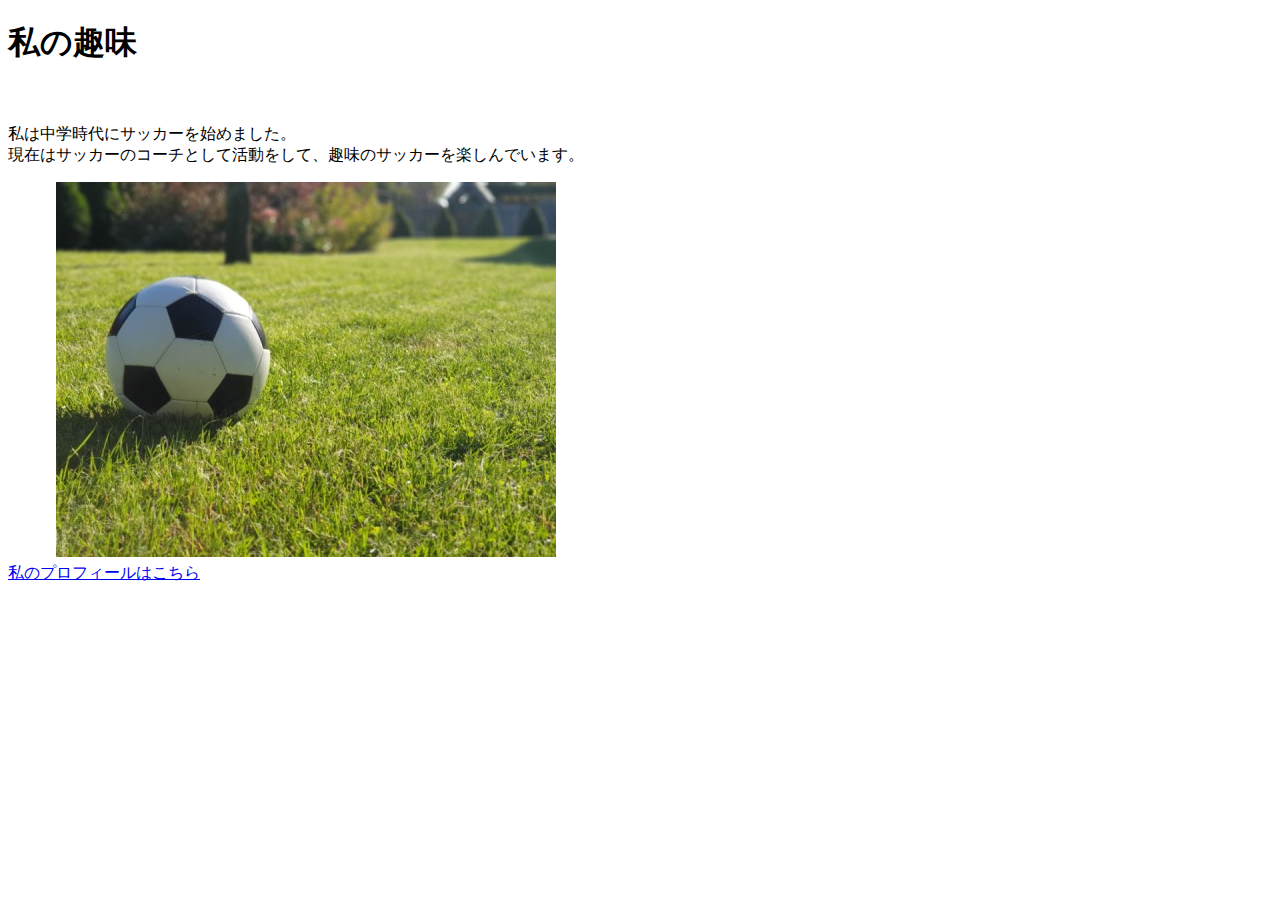
<file: kadai_005/kadai_005.html>
<!DOCTYPE html>
 <html>
  <head>
    <title>5章課題</title>
    <meta name="description" content="このページは5章の課題です">
     <meta charset="utf-8">
  </head>
    <body>
     <h1>私の趣味</h1>
     　<p>私は中学時代にサッカーを始めました。<br>
  現在はサッカーのコーチとして活動をして、趣味のサッカーを楽しんでいます。</p>
  　　　<img src="images/sample.jpg"><br>
       <a href="https://twitter.com/samuraijuku">私のプロフィールはこちら</a>
    </body>
 </html>
</file>
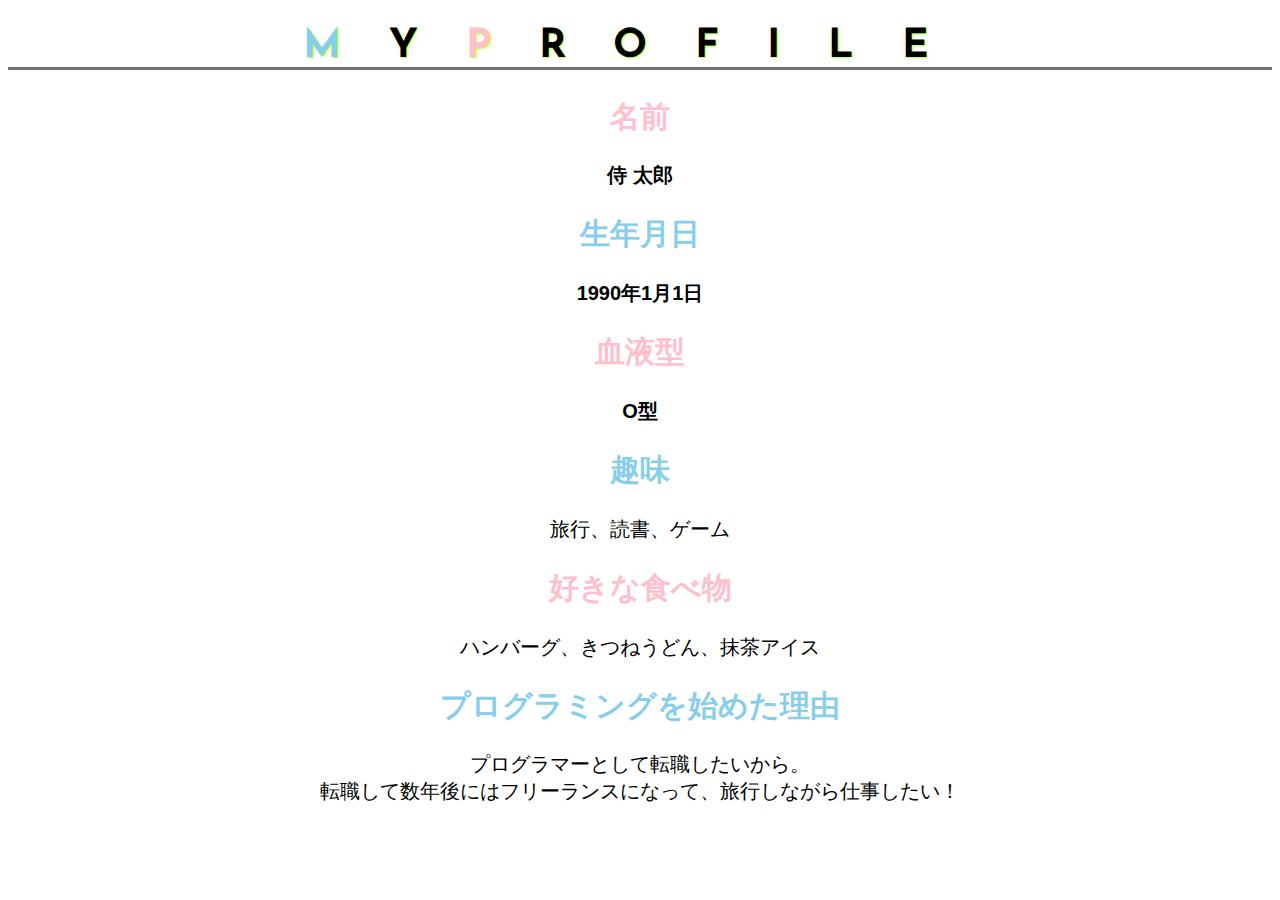
<file: kadai_014/kadai_014.html>
<!DOCTYPE html>
<html>
  <head>
    <title>14章課題</title>
    <meta name="description" content="このページは14章の課題です">
    <meta charset="utf-8">
    <link rel="stylesheet" href="style.css">
    <link rel="preconnect" href="https://fonts.googleapis.com">
    <link rel="preconnect" href="https://fonts.gstatic.com" crossorigin>
    <link href="https://fonts.googleapis.com/css2?family=Josefin+Sans&family=Noto+Sans+JP&display=swap" rel="stylesheet">
  </head> 
    <!-- bodyのフォントを変えます -->
    <body>
      <!-- h1のフォントのみGooglefontを使用し、フォントサイズを20pxの2倍にする -->
     <h1><span class="text-skyblue">M</span>Y<span class="text-pink">P</span>ROFILE</span></h1>
     <div id="syumi">
     <h2 class="text-pink">名前</h2>
     <p>侍 太郎</p> 
     <h2 class="text-skyblue">生年月日</h2>
     <p>1990年1月1日</p> 
     <h2 class="text-pink">血液型</h2>
     <p>O型</p>
     </div> 
     <h2 class="text-skyblue">趣味</h2>
     <p>旅行、読書、ゲーム</p> 
     <h2 class="text-pink">好きな食べ物</h2>
     <p>ハンバーグ、きつねうどん、抹茶アイス</p> 
     <h2 class="text-skyblue">プログラミングを始めた理由</h2>
     <p>プログラマーとして転職したいから。<br>
        転職して数年後にはフリーランスになって、旅行しながら仕事したい！
     </p> 
    </body>
</html>
</file>
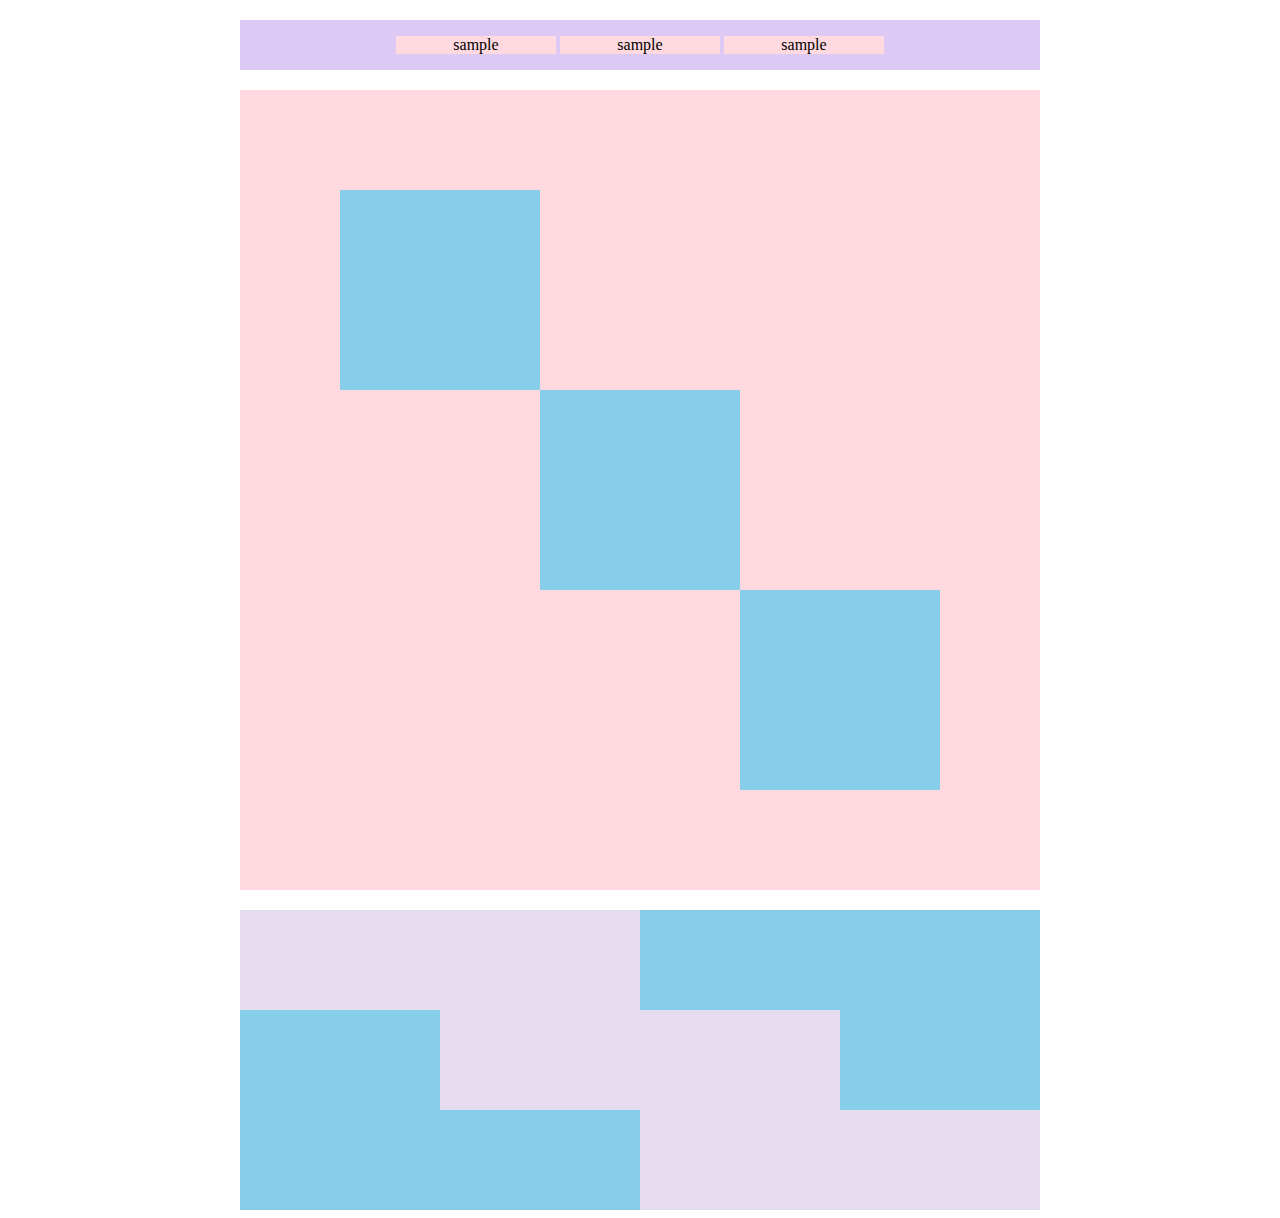
<file: kadai_018/kadai_018.html>
<!DOCTYPE html>
<html>
  <head>
    <title>18章課題</title>
    <meta name="description" content="このページは18章の課題です">
    <meta charset="utf-8">
    <link rel="stylesheet" href="style.css">
  </head>
  <body>
     <div id="top">
          <p class="top-child">sample</p>
          <p class="top-child">sample</p>
          <p class="top-child">sample</p>
     </div>
     <div id="middle">
          <div id="middle-child01"></div>
          <div id="middle-child02"></div>
          <div id="middle-child03"></div>
     </div>
     <div id="bottom">
          <div id="bottom-child01"></div>
          <div id="bottom-child02"></div>
          <div id="bottom-child03"></div>
     </div>
  </body>
</html>
</file>
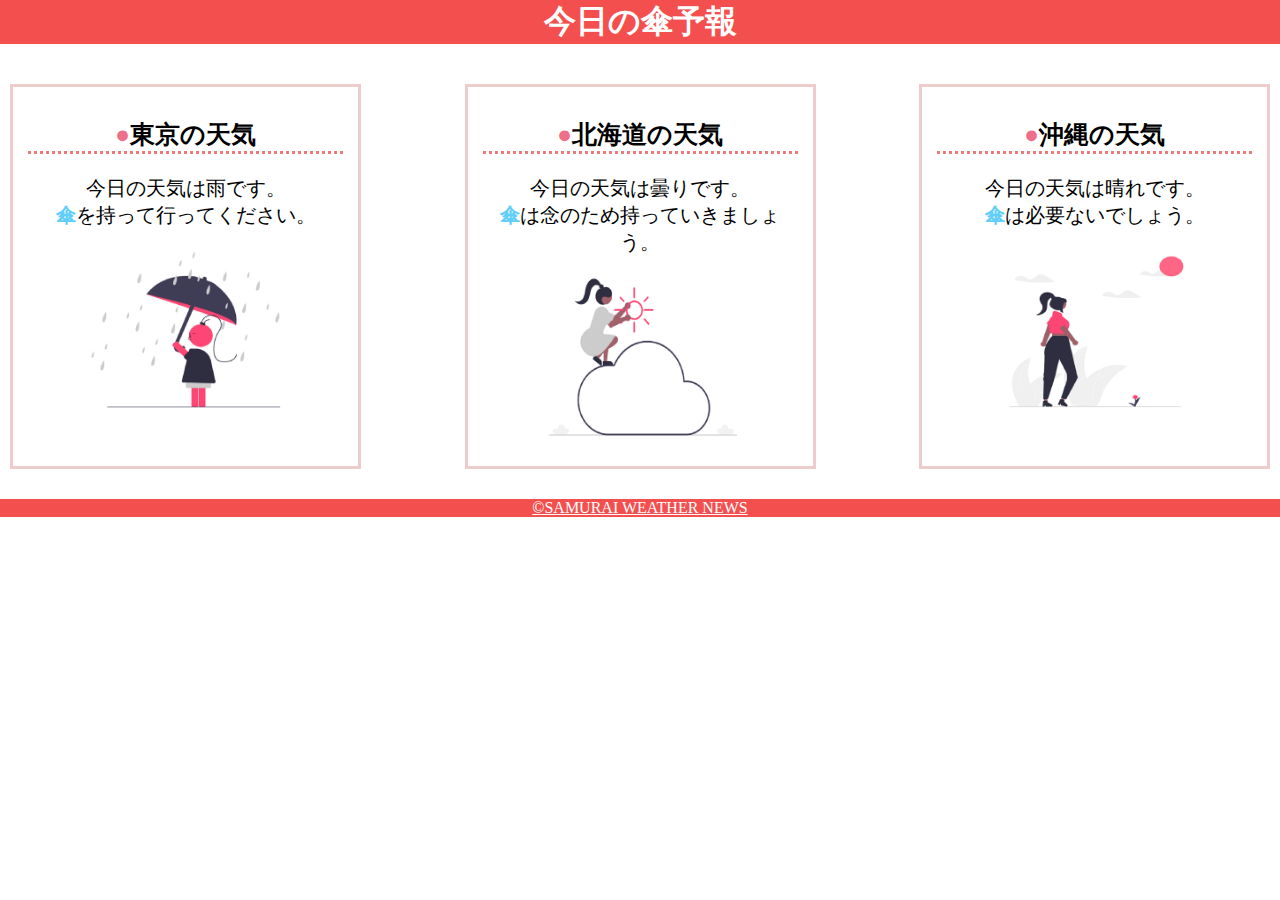
<file: kadai_022/kadai_022.html>
<!DOCTYPE html>
<html>
  <head>
     <title>22章課題</title>
     <meta name="description" content="このページは22章の課題です">
     <meta charset="utf-8">
     <meta name="viewport" content="width=device-width, initial-scale=1,0">
     <link rel="stylesheet" href="style.css">
  </head>
  <body>
     <header>
       <h1>今日の傘予報</h1>
     </header>
     <main>
       <div id="parent">
            <div class="contents">
                 <h2>東京の天気</h2>
                 <p>今日の天気は雨です。</p>
                 <p>傘を持って行ってください。</p>
                 <img src="images/rainy.png">
            </div>
            <div class="contents">
                 <h2>北海道の天気</h2>
                 <p>今日の天気は曇りです。</p>
                 <p>傘は念のため持っていきましょう。</p>
                 <img src="images/cloudy.png">
            </div>
            <div class="contents">
                 <h2>沖縄の天気</h2>
                 <p>今日の天気は晴れです。</p>
                 <p>傘は必要ないでしょう。</p>
                 <img src="images/sunny.png">
            </div>
       </div>
     </main>
     <footer>
      <a href="//www.sejuku.net/corp/">&copy;SAMURAI WEATHER NEWS</a>
     </footer>
  </body>
</html>
</file>
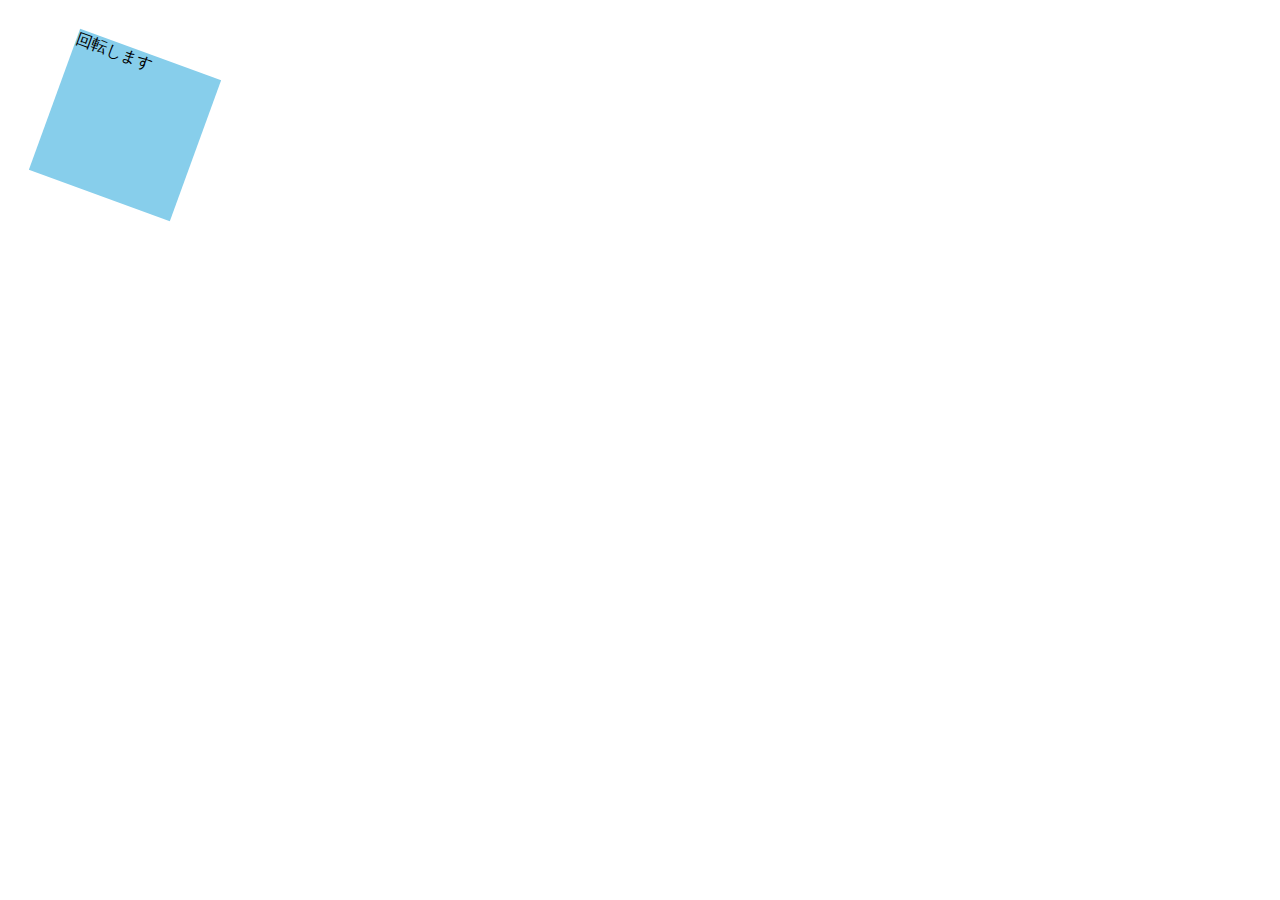
<file: kadai_mdn_css/mdn.html>
<!DOCTYPE html>
<html>

<head>
    <style>
      div {
        position: absolute;
        left: 50px;
        top: 50px;
        width: 150px;
        height: 150px;
        background-color: skyblue;
      }
      div {
        transform: rotate(20deg);
      }
    </style>
</head>

<body>
    <div>
      回転します
    </div>

</body>

</html>
</file>
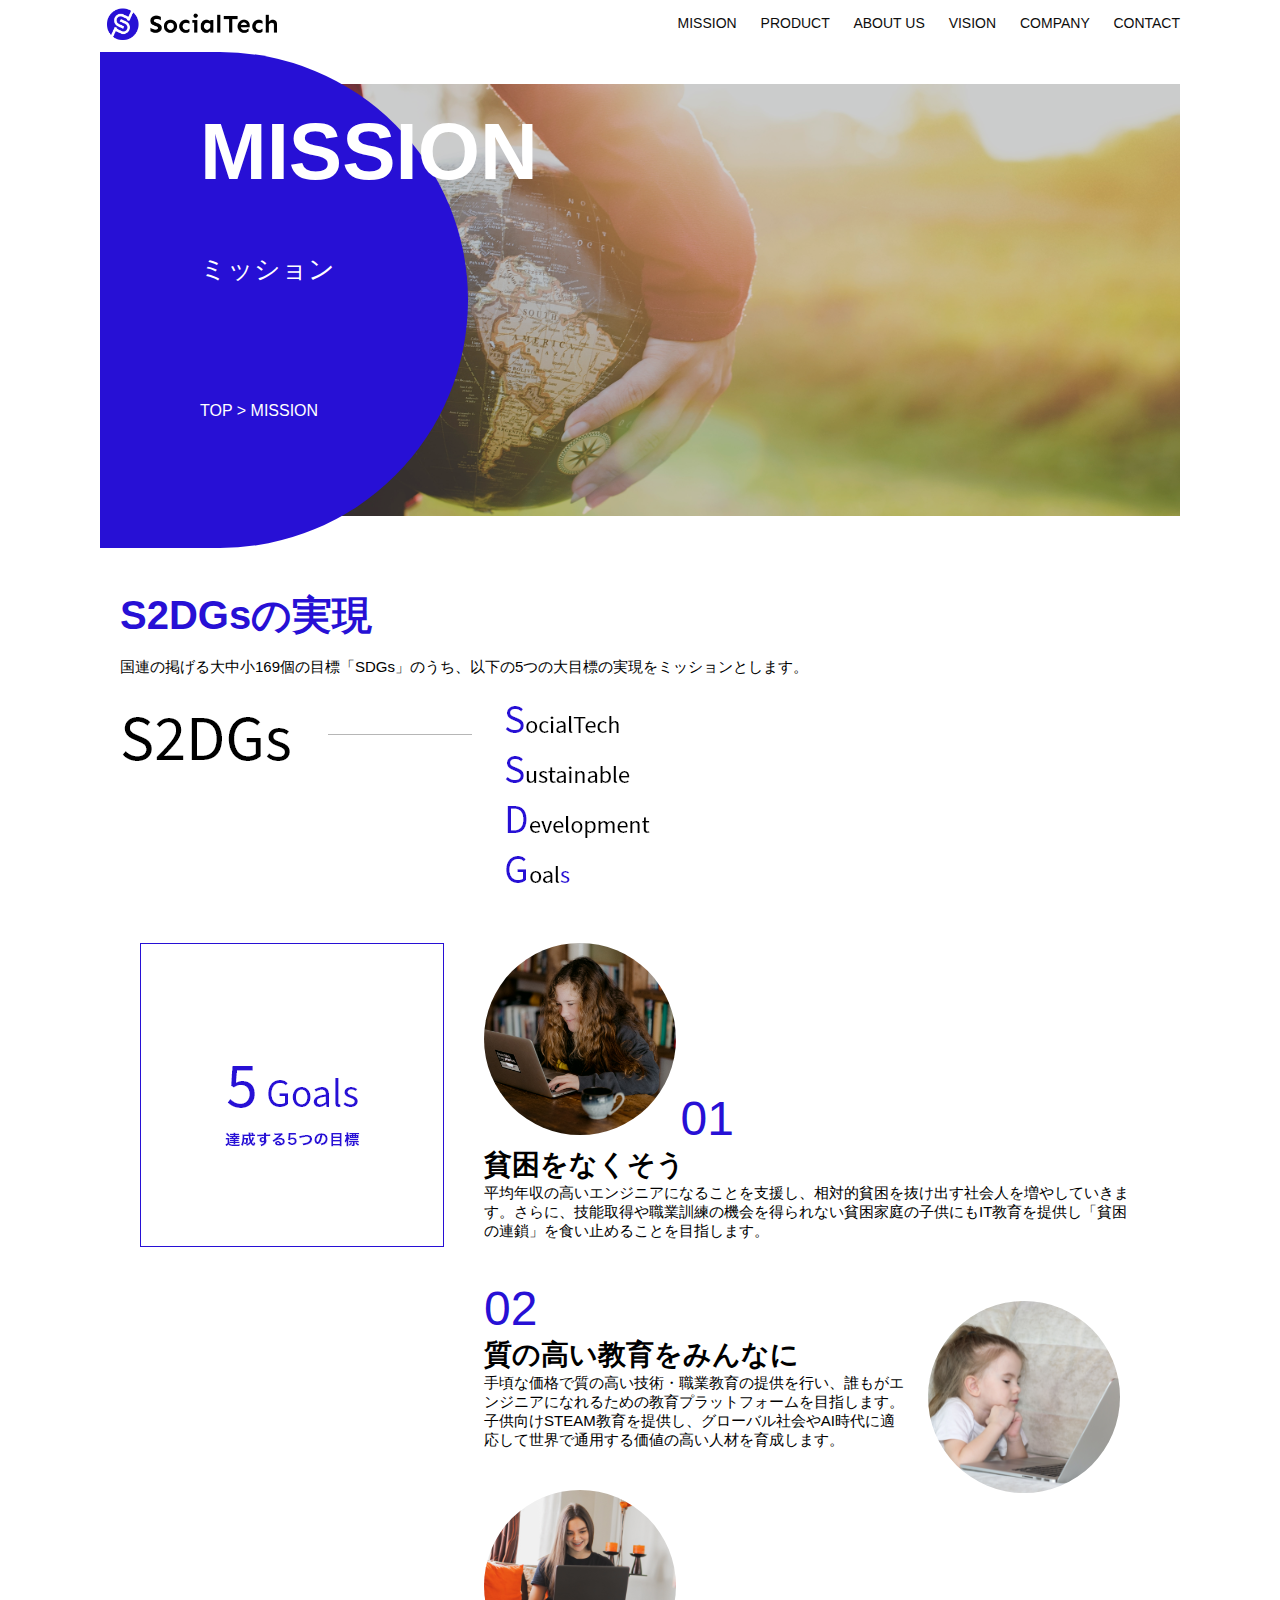
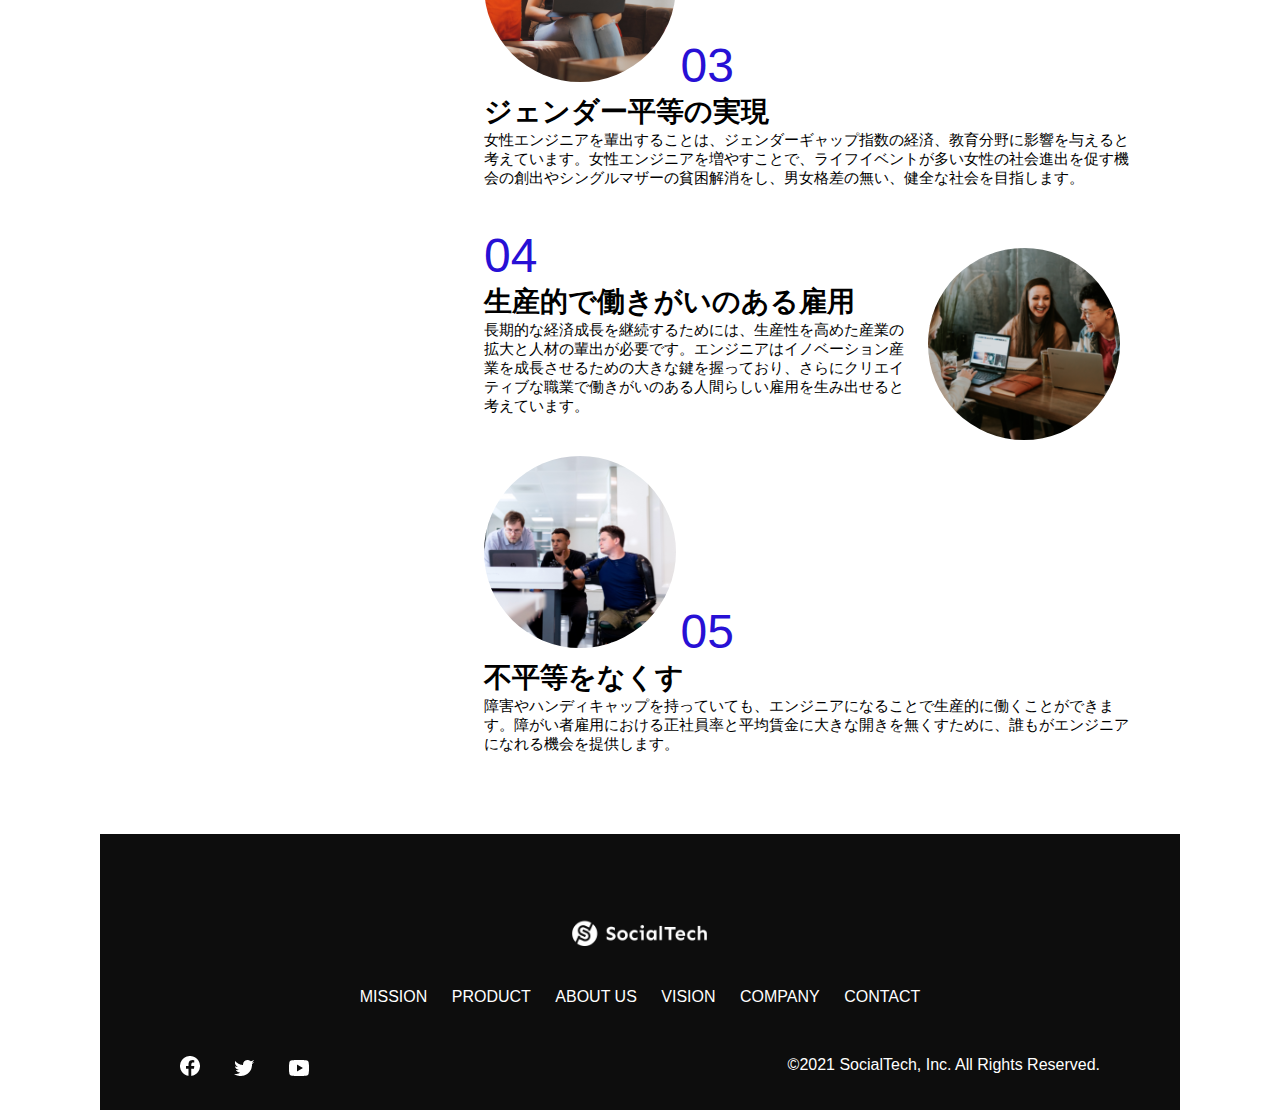
<file: kadai_tutorial_output/mission.html>
<!DOCTYPE html>
  <html>
  <head>
    <title>SocialTech - MISSION ミッション -</title>
    <meta charset="UTF-8">
    <meta name="description" content="SocialTechが目指す5つの目標（S2DGs）を紹介します">
    <meta name="viewport" content="width=device-width, initial-scale=1.0">
    <link rel="stylesheet" href="style.css">
  </head>
 
  <body>
    <!-- ヘッダー -->
    <header>
      <!-- ロゴ -->
      <a href="index.html" id="logo"><img src="images/logo.png" alt="トップページに戻る"></a>
  
      <!-- PC用ナビゲーション -->
      <nav id="nav-pc">
        <a href="mission.html">MISSION</a>
        <a href="product.html">PRODUCT</a>
        <a href="index.html#aboutus">ABOUT US</a>
        <a href="index.html#vision">VISION</a>
        <a href="index.html#company">COMPANY</a>
        <a href="index.html#contact">CONTACT</a>
      </nav>
  
      <!-- スマホ用メニューボタン -->
      <img id="menu-sp" src="images/button-menu.png" alt="ナビゲーションを開く" onclick="document.getElementById('nav-sp').style.display = 'block'">
  
      <!-- スマホ用ナビゲーション -->
      <nav id="nav-sp">
        <img id="close" src="images/button-close.png" alt="ナビゲーションを閉じる" onclick="document.getElementById('nav-sp').style.display = 'none'">
        <a id="logo-sp" href="index.html" onclick="document.getElementById('nav-sp').style.display = 'none'"><img
            src="images/logo-sp.png" alt="トップページに戻る"></a>
        <a class="menu" href="mission.html" onclick="document.getElementById('nav-sp').style.display = 'none'">MISSION</a>
        <a class="menu" href="product.html" onclick="document.getElementById('nav-sp').style.display = 'none'">PRODUCT</a>
        <a class="menu" href="index.html#aboutus" onclick="document.getElementById('nav-sp').style.display = 'none'">ABOUT
          US</a>
        <a class="menu" href="index.html#vision"
          onclick="document.getElementById('nav-sp').style.display = 'none'">VISION</a>
        <a class="menu" href="index.html#company"
          onclick="document.getElementById('nav-sp').style.display = 'none'">COMPANY</a>
        <a class="menu" href="index.html#contact"
          onclick="document.getElementById('nav-sp').style.display = 'none'">CONTACT</a>
        <div id="sns">
          <a href="https://www.facebook.com/sejuku2013"><img src="images/button-facebook.png" alt="Facebookのリンク"></a>
          <a href="https://twitter.com/samuraijuku"><img src="images/button-twitter.png" alt="Twitterのリンク"></a>
          <a href="https://www.youtube.com/channel/UCCFOQO5aDK0xXam4cUQXT8g"><img src="images/button-youtube.png" alt="YouTubeのリンク"></a>
        </div>
      </nav>
    </header>
    <main>
      <article>
         <section id="mission-main">
           <div id="mission-title">
             <h1>MISSION</h1>
             <span>ミッション</span>
             <div>TOP > MISSION</div>
           </div>
         </section>
         <section id="mission-s2dgs">
           <h2 class="mission-h2">S2DGsの実現</h2>
           <p>国連の掲げる大中小169個の目標「SDGs」のうち、以下の5つの大目標の実現をミッションとします。</p>
           <img src="images/mission/mission-s2dgs.png" alt="S2DGs">
         </section>
         <section id="mission-5goals">
           <div>
             <img src="images/mission/mission-5goals.png" alt="5Goals" id="s2dgs-image">
            </div>
            <div>
              <div>
                <img src="images/mission/mission-5goals01.png" alt="PCを操作する女の子" class="fivegoals-image-left">
                <span class="fivegoals-number">01</span>
                <h3 class="fivegoals-h3">貧困をなくそう</h3>
                <p class="fivegoals-p">
                  平均年収の高いエンジニアになることを支援し、相対的貧困を抜け出す社会人を増やしていきます。さらに、技能取得や職業訓練の機会を得られない貧困家庭の子供にもIT教育を提供し「貧困の連鎖」を食い止めることを目指します。
                </p>
              </div>

              <div>
                <img src="images/mission/mission-5goals02.png" alt="PCを見つめる小さい女の子" class="fivegoals-image-right">
                <span class="fivegoals-number">02</span>
                <h3 class="fivegoals-h3">質の高い教育をみんなに</h3>
                <p class="fivegoals-p">
                  手頃な価格で質の高い技術・職業教育の提供を行い、誰もがエンジニアになれるための教育プラットフォームを目指します。子供向けSTEAM教育を提供し、グローバル社会やAI時代に適応して世界で通用する価値の高い人材を育成します。
                </p>
              </div>

              <div>
                <img src="images/mission/mission-5goals03.png" alt="PCを操作する女性" class="fivegoals-image-left">
                <span class="fivegoals-number">03</span>
                <h3 class="fivegoals-h3">ジェンダー平等の実現</h3>
                <p class="fivegoals-p">
                  女性エンジニアを輩出することは、ジェンダーギャップ指数の経済、教育分野に影響を与えると考えています。女性エンジニアを増やすことで、ライフイベントが多い女性の社会進出を促す機会の創出やシングルマザーの貧困解消をし、男女格差の無い、健全な社会を目指します。
                </p>
              </div>

              <div>
                <img src="images/mission/mission-5goals04.png" alt="笑顔で話し合う3人の男女" class="fivegoals-image-right">
                <span class="fivegoals-number">04</span>
                <h3 class="fivegoals-h3">生産的で働きがいのある雇用</h3>
                <p class="fivegoals-p">
                  長期的な経済成長を継続するためには、生産性を高めた産業の拡大と人材の輩出が必要です。エンジニアはイノベーション産業を成長させるための大きな鍵を握っており、さらにクリエイティブな職業で働きがいのある人間らしい雇用を生み出せると考えています。
                </p>
              </div>

              <div>
                <img src="images/mission/mission-5goals05.png" alt="障害を持つ男性が生き生きと働く様子" class="fivegoals-image-left">
                <span class="fivegoals-number">05</span>
                <h3 class="fivegoals-h3">不平等をなくす</h3>
                <p class="fivegoals-p">
                  障害やハンディキャップを持っていても、エンジニアになることで生産的に働くことができます。障がい者雇用における正社員率と平均賃金に大きな開きを無くすために、誰もがエンジニアになれる機会を提供します。
                </p>
              </div>
            </div>
         </section>
      </article>
      <footer>
        <div id="footer-logo">
          <img src="images/logo-sp.png" alt="SocialTech">
        </div>
        <div id="footer-link">
          <a href="mission.html">MISSION</a>
          <a href="product.html">PRODUCT</a>
          <a href="index.html#aboutus">ABOUT US</a>
          <a href="index.html#vision">VISION</a>
          <a href="index.html#company">COMPANY</a>
          <a href="index.html#contact">CONTACT</a>
        </div>
        <div id="sns-footer">
          <a href="https://www.facebook.com/sejuku2013"><img src="images/button-facebook.png" alt="Facebookのリンク"></a>
          <a href="https://twitter.com/samuraijuku"><img src="images/button-twitter.png" alt="Twitterのリンク"></a>
          <a href="https://www.youtube.com/channel/UCCFOQO5aDK0xXam4cUQXT8g"><img src="images/button-youtube.png" alt="YouTubeのリンク"></a>
          <span id="copyright">&copy;2021 SocialTech, Inc. All Rights Reserved. </span>
        </div>
      </footer>
    </main>
  </body>
 
  </html>
</file>
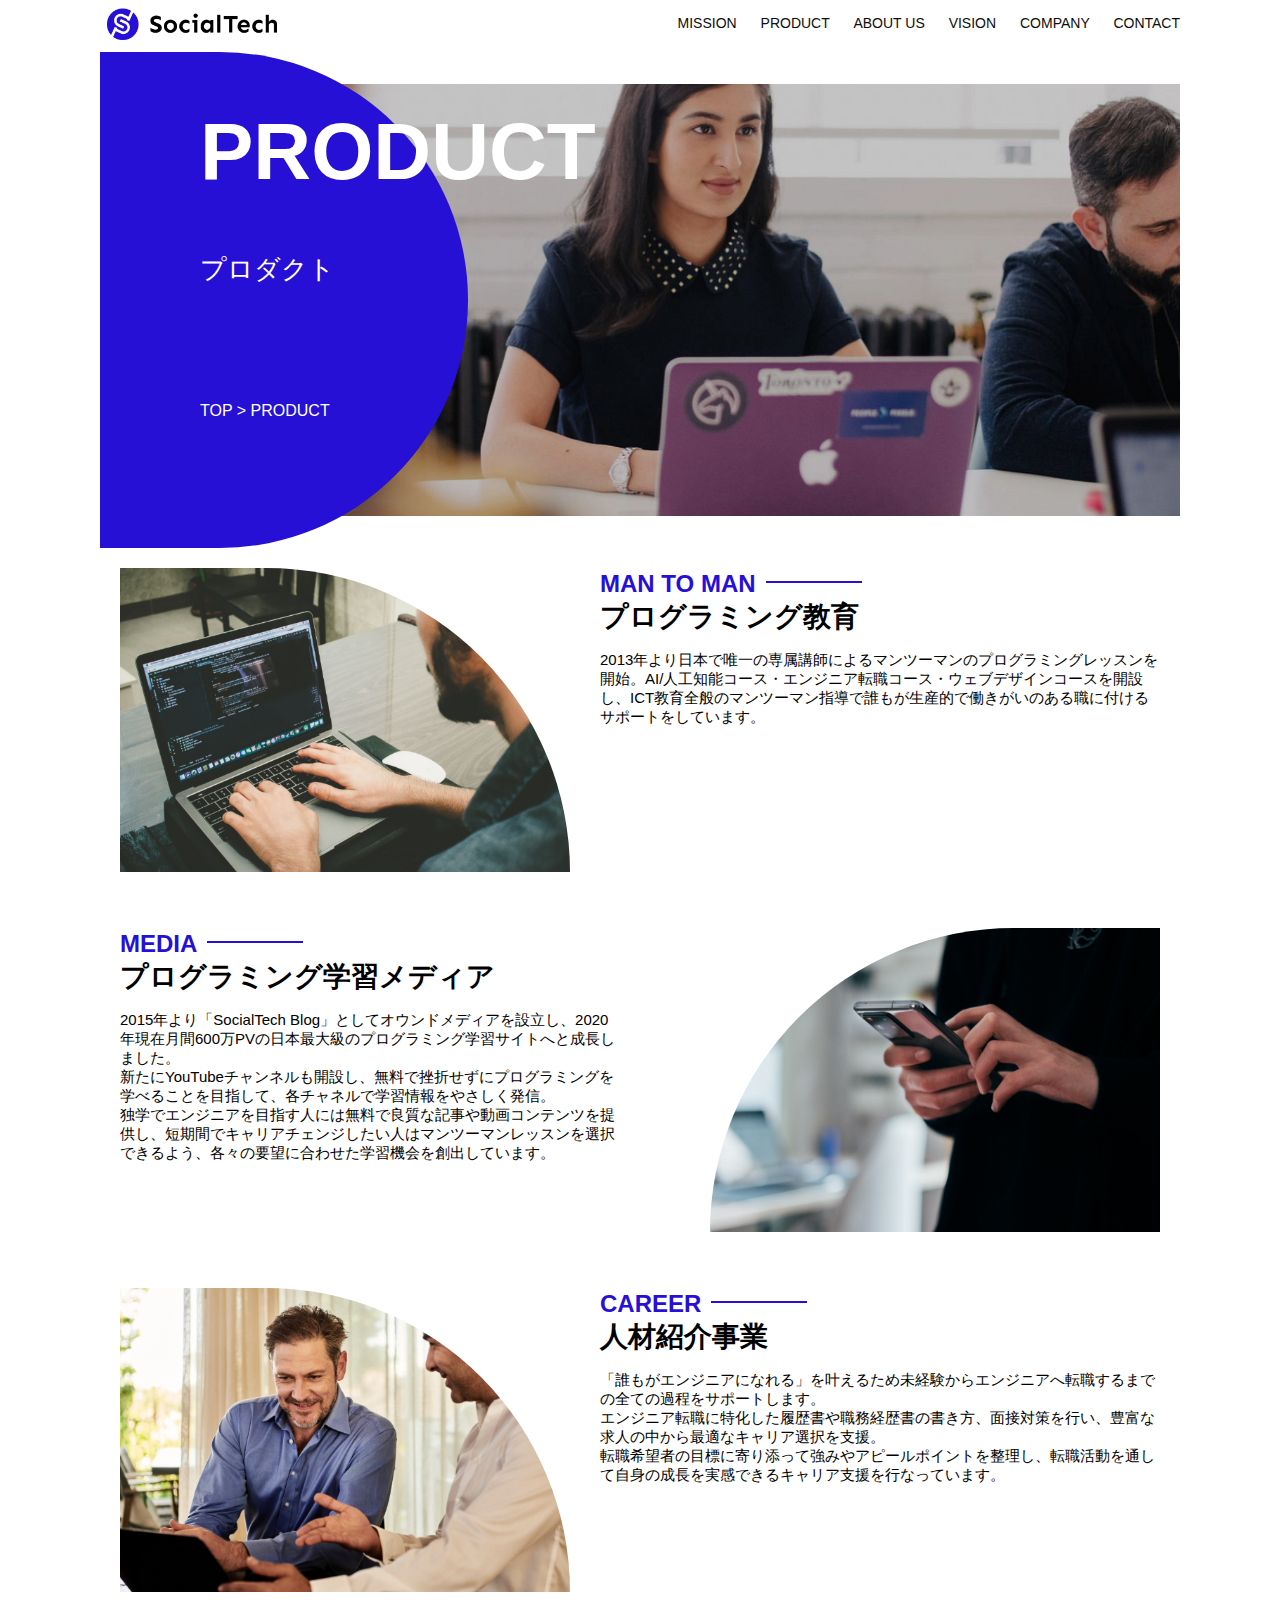
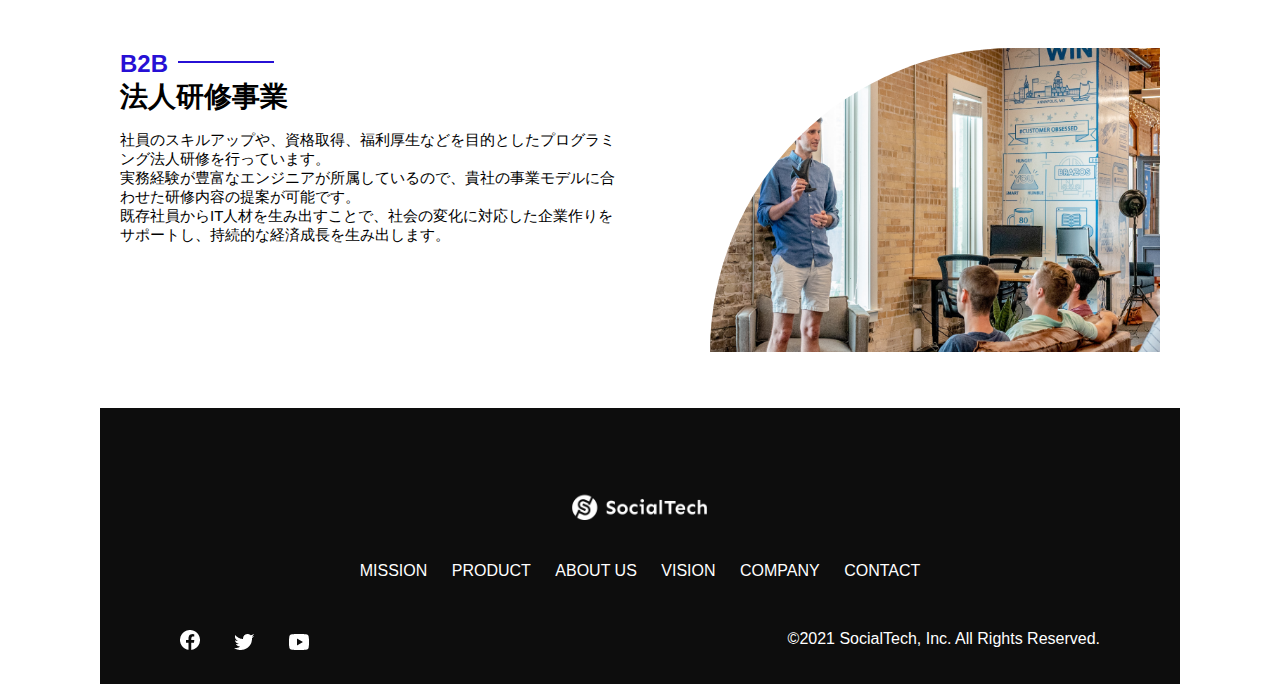
<file: kadai_tutorial_output/product.html>
<!DOCTYPE html>
  <html>
  <head>
    <title>SocialTech -PRODUCT プロダクト-</title>
    <meta charset="UTF-8">
    <meta name="description" content="SocialTechの4つのプロダクトを紹介します">
    <meta name="viewport" content="width=device-width, initial-scale=1.0">
    <link rel="stylesheet" href="style.css">
  </head>
  
  <body>
    <!-- ヘッダー -->
    <header>
      <!-- ロゴ -->
      <a href="index.html" id="logo"><img src="images/logo.png" alt="トップページに戻る"></a>
  
      <!-- PC用ナビゲーション -->
      <nav id="nav-pc">
        <a href="mission.html">MISSION</a>
        <a href="product.html">PRODUCT</a>
        <a href="index.html#aboutus">ABOUT US</a>
        <a href="index.html#vision">VISION</a>
        <a href="index.html#company">COMPANY</a>
        <a href="index.html#contact">CONTACT</a>
      </nav>
  
      <!-- スマホ用メニューボタン -->
      <img id="menu-sp" src="images/button-menu.png" alt="ナビゲーションを開く" onclick="document.getElementById('nav-sp').style.display = 'block'">
  
      <!-- スマホ用ナビゲーション -->
      <nav id="nav-sp">
        <img id="close" src="images/button-close.png" alt="ナビゲーションを閉じる" onclick="document.getElementById('nav-sp').style.display = 'none'">
        <a id="logo-sp" href="index.html" onclick="document.getElementById('nav-sp').style.display = 'none'"><img
            src="images/logo-sp.png" alt="トップページに戻る"></a>
        <a class="menu" href="mission.html" onclick="document.getElementById('nav-sp').style.display = 'none'">MISSION</a>
        <a class="menu" href="product.html" onclick="document.getElementById('nav-sp').style.display = 'none'">PRODUCT</a>
        <a class="menu" href="index.html#aboutus" onclick="document.getElementById('nav-sp').style.display = 'none'">ABOUT
          US</a>
        <a class="menu" href="index.html#vision"
          onclick="document.getElementById('nav-sp').style.display = 'none'">VISION</a>
        <a class="menu" href="index.html#company"
          onclick="document.getElementById('nav-sp').style.display = 'none'">COMPANY</a>
        <a class="menu" href="index.html#contact"
          onclick="document.getElementById('nav-sp').style.display = 'none'">CONTACT</a>
        <div id="sns">
          <a href="https://www.facebook.com/sejuku2013"><img src="images/button-facebook.png" alt="Facebookのリンク"></a>
          <a href="https://twitter.com/samuraijuku"><img src="images/button-twitter.png" alt="Twitterのリンク"></a>
          <a href="https://www.youtube.com/channel/UCCFOQO5aDK0xXam4cUQXT8g"><img src="images/button-youtube.png" alt="YouTubeのリンク"></a>
        </div>
      </nav>
    </header>
    <main>
      <article>
        <section id="product-main">
          <div id="product-title">
            <h1>PRODUCT</h1>
            <span>プロダクト</span>
            <div>TOP > PRODUCT</div>
          </div>
        </section>
        <section class="product-section1">
          <img src="images/product/product-mantoman.png" alt="PCでコードを書く男性">
          <div>
            <h2 class="product-h2">MAN TO MAN</h2>
            <h3 class="product-h3">プログラミング教育</h3>
            <p>
              2013年より日本で唯一の専属講師によるマンツーマンのプログラミングレッスンを開始。AI/人工知能コース・エンジニア転職コース・ウェブデザインコースを開設し、ICT教育全般のマンツーマン指導で誰もが生産的で働きがいのある職に付けるサポートをしています。
            </p>
          </div>
        </section>
        <section class="product-section2">
          <div>
            <h2 class="product-h2">MEDIA</h2>
            <h3 class="product-h3">プログラミング学習メディア</h3>
            <p>2015年より「SocialTech
              Blog」としてオウンドメディアを設立し、2020年現在月間600万PVの日本最大級のプログラミング学習サイトへと成長しました。<br>新たにYouTubeチャンネルも開設し、無料で挫折せずにプログラミングを学べることを目指して、各チャネルで学習情報をやさしく発信。<br>独学でエンジニアを目指す人には無料で良質な記事や動画コンテンツを提供し、短期間でキャリアチェンジしたい人はマンツーマンレッスンを選択できるよう、各々の要望に合わせた学習機会を創出しています。
            </p>
          </div>
          <img src="images/product/product-media.png" alt="スマートフォンを操作する人">
        </section>
        <section class="product-section1">
          <img src="images/product/product-career.png" alt="笑顔で話し合う2人の男性">
          <div>
            <h2 class="product-h2">CAREER</h2>
            <h3 class="product-h3">人材紹介事業</h3>
            <p>
              「誰もがエンジニアになれる」を叶えるため未経験からエンジニアへ転職するまでの全ての過程をサポートします。<br>エンジニア転職に特化した履歴書や職務経歴書の書き方、面接対策を行い、豊富な求人の中から最適なキャリア選択を支援。<br>転職希望者の目標に寄り添って強みやアピールポイントを整理し、転職活動を通して自身の成長を実感できるキャリア支援を行なっています。<br>
            </p>
          </div>
        </section>
        <section class="product-section2">
          <div>
            <h2 class="product-h2">B2B</h2>
            <h3 class="product-h3">法人研修事業</h3>
            <p>
              社員のスキルアップや、資格取得、福利厚生などを目的としたプログラミング法人研修を行っています。<br>実務経験が豊富なエンジニアが所属しているので、貴社の事業モデルに合わせた研修内容の提案が可能です。<br>既存社員からIT人材を生み出すことで、社会の変化に対応した企業作りをサポートし、持続的な経済成長を生み出します。
            </p>
          </div>
          <img src="images/product/product-b2b.png" alt="講演中の男性とそれを聴く人々">
        </section>
      </article>
      <footer>
        <div id="footer-logo">
          <img src="images/logo-sp.png" alt="SocialTech">
        </div>
        <div id="footer-link">
          <a href="mission.html">MISSION</a>
          <a href="product.html">PRODUCT</a>
          <a href="index.html#aboutus">ABOUT US</a>
          <a href="index.html#vision">VISION</a>
          <a href="index.html#company">COMPANY</a>
          <a href="index.html#contact">CONTACT</a>
        </div>
        <div id="sns-footer">
          <a href="https://www.facebook.com/sejuku2013"><img src="images/button-facebook.png" alt="Facebookのリンク"></a>
          <a href="https://twitter.com/samuraijuku"><img src="images/button-twitter.png" alt="Twitterのリンク"></a>
          <a href="https://www.youtube.com/channel/UCCFOQO5aDK0xXam4cUQXT8g"><img src="images/button-youtube.png" alt="YouTubeのリンク"></a>
          <span id="copyright">&copy;2021 SocialTech, Inc. All Rights Reserved. </span>
        </div>
      </footer>
    </main>
  </body>
  
  </html>
</file>
<file: html-css-kadai_013/style.css>
/* kyoutuu */
body {
  font-family: "Source Sans Pro", "Hiragino Kaku Gothic ProN", Meiryo, Arial, sans-serif;
}
p {
  font-size: 15px;
}
#main-visual > img {
  width: 100%;
}

@media screen and (min-width : 768px) {
  
  /* ヘッダー */
  header { 
    display: flex;
    justify-content: space-between;
  }
  /* 装飾 */
  #nav-pc {
    font-size: 14px;
    padding-top: 15px;
  }
  #nav-pc > a {
    text-decoration: none;
    margin-left: 20px;
  }
  #nav-pc > a:link {
    color: black;
  }
  #nav-pc > a:visited {
    color: black;
  }
  #nav-pc > a:hover {
    color: black;
    text-decoration: underline;
  }
  #menu-sp {
    display: none;
  }
  #nav-sp {
    display: none;
  }
  #main-visual {
    position: relative;
    height: 300px;
  }
  #main-message > img {
    width: 100%;
  }
}

/* =========
スマホ用
============ */
@media screen and (max-width: 767px) {
  body{
    min-width: 375px;
    margin: 0;
  }
  #nav-pc {
    display: none;
  }
  #menu-sp {
    float: right;
    padding: 0;
  }
  #nav-sp {
    background-color: #ce933e;
    position: absolute;
    left: 0;
    top: 0;
    height: 100%;
    width: 100%;
    display: none;
    z-index: 100;
  }
  #close {
    position: absolute;
    top: 20px;
    right: 20px;
  }
  #logo-sp {
    margin: 80px 0 30px 20px;
  }
  #nav-sp > a {
    display: block;
  }
  #nav-sp > a:link {
    color: #ffffff;
  }
  #nav-sp > a:visited {
    color: #ffffff;
  }
  #nav-sp > a:hover {
    text-decoration: underline;
  }
  #nav-sp > a:active {
    color: #ffffff;
  }
  #nav-sp > .menu {
    text-decoration: none;
    display: block;
    margin: 0 20px 0 20px;
    height: 44px;
    font-size: 16px;
    background-image: url(images/arrow.png);
    background-repeat: no-repeat;
    background-position: right top;
  }
}
</file>
<file: kadai_tutorial_output/style.css>
/* PC、スマホ共通スタイル */
body {
  font-family: "Source Sans Pro", "Hiragino Kaku Gothic ProN", Meiryo, Arial,
    sans-serif;
}

p {
  font-size: 15px;
}

/*================
PC用のスタイル 
=================*/
@media screen and (min-width: 768px) {
 /* 横幅設定 */
  body {
   max-width: 1080px;
   min-width: 960px;
   margin: 0 auto 0 auto;
  }

 /* ヘッダー */
 header {
   display: flex;
   justify-content: space-between;
 }

 /* ナビゲーションのレイアウト */
 #nav-pc {
   text-align: right;
   font-size: 14px;
   padding-top: 15px;
 }

 /* ナビゲーションのリンクの装飾設定 */
 #nav-pc>a {
   text-decoration: none;
   margin-left: 20px;
  }

 #nav-pc>a:link {
   color: #0d0d0d;
 }

 #nav-pc>a:visited {
   color: #0d0d0d;
  }

 #nav-pc>a:hover {
   color: #0d0d0d;
   text-decoration: underline;
  }

 #nav-pc>a:active {
   color: #0d0d0d;
  }

 /* メインビジュアル*/
  #main-visual {
   position: relative;
   height: 400px;
  }

  #main-message {
   position: absolute;
   top: 0;
   left: 0;
   background-color: #2710d5;
   color: #ffffff;
   border-radius: 0 0 476px 0;
   max-width: 620px;
   height: 100%;
   width: 100%;
   z-index: 11;
  }

  #main-message>h1 {
   font-size: 60px;
   font-weight: bold;
   margin: 100px 0 0 50px;
  }

  #main-message>p {
   font-size: 28px; 
   margin: 0 0 0 50px;
  }

  #main-visual>img {
   max-width: 620px;
   border-radius: 476px 0 0 0;
   position: absolute;
   top: 0;
   right: 0;
   z-index: 10;
  }

 /* 見出し */
  h2 {
   margin: 40px 0 0 0;
  }  

  h2::after {
   content: url("images/line.png");
   margin-left: 10px;
  }

  h3 {
   font-size: 27px;
  }

 /* ミッション */
  #mission {
   margin: 80px auto 80px auto;
   width: 100%;
  }

  #mission-flex {
   width: 100%;
   display: flex;
  }

  #mission-flex>div {
   width: 50%;
   margin: 20px;
  }

  #mission-photo {
   width: 100%;
  }

  #s2dgs {
   margin-top: 50px;
  }

 /* プロダクト */
  #product {
   background-color: #fafafa;
   width: 100%;
   margin: 80px 0 80px 0;
   padding: 10px 40px 0px 40px;
  }

 /* 外枠 */
  #product>div {
   margin-top: 40px;
   display: flex;
  }

 /* 左のカラム */
  #product-left {
   width: 50%;
   margin-right: 20px;
  }

 /* 右のカラム */
  #product-right {
   width: 50%;
   margin-left: 20px;
   margin-top: 80px;
  }

 /* 画像＋説明の枠 */
  #product-left>div {
   position: relative;
   height: 480px;
   margin-right: 20px;
  }

  #product-right>div {
   position: relative;
   height: 480px;
   margin-left: 20px;
  }

  /* 画像 */
 .product-photo {
   width: 100%;
 }

 /* 説明文の枠 */
  .product-explain {
   background-color: #ffffff;
   position: absolute;
   left: 0;
   top: 280px;
   margin: 0 40px 0 40px;
   padding: 20px;
   box-shadow: 5px 5px 10px rgba(0, 0, 0, 0.05);
  }

 /* 説明文の英語 */
  .product-explain>span {
   color: #2710d5;
   font-weight: bold;
   font-size: 16px;
   margin: 0;
  }

 /* 説明文の見出し */
 .product-explain>h3 {
   margin: 5px 0 5px 0;
  }

 /* 説明文 */
  .product-explain>p {
   margin: 0;
  }

 /* 「もっとみる」ボタン */
  #product-more {
   margin: 0 auto -42px auto;
  }

 /* ABOUT US */
  #aboutus {
   margin: 80px auto 80px auto;
  }

 /* 3つの組織文化と画像を入れる枠 */
  #aboutus>div {
   display: flex;
  }

 /* 画像 */
  .culture-img {
   width: 100%;
   align-self: flex-start;
  }

  .culture-img2 {
   margin-top: 50px;
   width: 100%;
  }

 /* 3つの組織文化の表 */
  .culture-table {
   max-width: 500px;
   margin-right: 50px;
  }

 /* 番号 */
  .culture-num {
   font-size: 80px;
   color: #2710d5;
   margin: 0 20px 0 0;
  } 

 /* 組織文化英語 */
  .culture-en {
   color: #2710d5;
   font-weight: bold;
   font-size: 24px;
   display: block;
  }

 /* 組織文化日本語 */
  .culture-jp {
   font-size: 28px;
   font-weight: bold;
  }

 /* 説明文 */
 .culture-description {
   margin: 0;
  }

 /* ビジョン */
  #vision {
   margin: 80px auto 80px auto;
  }

 /* セクション内の外枠 */
  #vision>div {
   width: 100%;
   display: flex;
   justify-content: space-between;
   flex-wrap: wrap;
  }

 /* 7つの行動指針の枠 */
 .vision-box {
   width: 300px;
   height: 300px;
   margin-bottom: 30px;
   position: relative;
  }

  .vision-box>img {
   width: 100%;
   height: auto;
   position: absolute;
   top: 0;
   left: 0;
   z-index: 30;
  }

  .vision-box>span {
   position: absolute;
   top: 0;
   left: 0;
   z-index: 31;
   margin-right: 20px;
  }

  .vision-box>span>h4 {
   color: #2710d5;
   font-size: 19px;
   margin: 80px 0 0 0;
  }

  .vision-box>span>h4::first-letter {
   font-size: 40px;
  }

  .vision-box>span>h5 {
   font-size: 20px;
   margin: 0 0 0 0;
  }

  .vision-box>span>p {
   margin: 10px 0 0 0;
  }

 /* 会社概要 */
  #company {
   margin: 80px auto 80px auto;
  }

  #company-table {
   width: 100%;
  }

  .tableheader {
   text-align: left;
   padding: 20px;
   border-bottom-color: #2710d5;
   border-bottom-width: 1px;
   border-bottom-style: solid;
   width: 100px;
  }

  .tableheader-first {
   text-align: left;
   padding: 20px;
   border-bottom-color: #2710d5;
   border-bottom-width: 1px;
   border-bottom-style: solid;
   border-top-color: #2710d5;
   border-top-width: 1px;
   border-top-style: solid;
   width: 100px;
  }

  .cell {
   padding: 30px;
   border-bottom-color: #ececec;
   border-bottom-width: 1px;
   border-bottom-style: solid;
  }

  .cell-first {
    padding: 30px;
    border-bottom-color: #ececec;
    border-bottom-width: 1px;
    border-bottom-style: solid;
    border-top-color: #ececec;
    border-top-width: 1px;
    border-top-style: solid;
  }

  #company > iframe {
    width: 100%;
    height: 368px;
    margin-top: 40px;
  }

/* お問い合わせ */
  #contact {
   margin: 80px auto 80px auto;
 }

 /* 外枠 */
 #contact>form>div {
   display: flex;
   flex-direction: row;
   flex-wrap: wrap;
   padding-bottom: 30px;
 }

 /* 左列の見出し */
  .contact-heading {
   width: 240px;
   align-self: center; 
  }

  /* 見出しのラベル */
  .contact-label {
   font-weight: bold;
  }

 /* 必須 */
  .contact-span {
   color: #ce2222;
   margin: 0 0 0 20px;
   font-weight: bold;
  }

 /* テキストボックス */
  .contact-textbox {
  border-top: 0;
  border-left: 0;
  border-right: 0;
  border-bottom-width: 1px;
  border-bottom-color: #707070;
  border-bottom-style: solid;
  background-color: #fafafa;
  width: 400px;
  height: 56px;
 }

 /* お問い合わせ内容のテキストエリア */
  .contact-textarea {
   border-top: 0;
   border-left: 0;
   border-right: 0;
   border-bottom-width: 1px;
   border-bottom-color: #707070;
   border-bottom-style: solid;
   background-color: #fafafa;
   width: 400px;
   height: 200px;
  }

 /* 個人情報の取り扱い */
  details {
   width: 700px;
  }

  details>div {
   background-color: #fafafa;
   padding: 20px;
  }

  details>div>span {
   font-weight: bold;
  }

 /* フッター */
 footer {
   background-color: #0d0d0d;
   text-align: center;
   padding: 80px 80px 30px 80px;
  }

  #footer-logo {
   margin-bottom: 30px;
  }

  #footer-link {
   margin-bottom: 50px;
  }
  #footer-link > a {
   text-decoration: none;
   margin: 10px;
  }

 #footer-link > a:link {
   color: #ffffff;
  }

 #footer-link > a:visited {
   color: #ffffff;
  }

 #footer-link > a:hover {
   color: #ffffff;
   text-decoration: underline;
  } 

 #footer-link > a:active {
   color: #ffffff;
  }

 #sns-footer {
   text-align: left;
   width: 100%;
  } 

 #sns-footer > a {
   margin-right: 30px;
  }

 #copyright {
   color: #ffffff;
   float: right;
  }
  /* スマホ用ナビを非表示 */
  #nav-sp,
  #menu-sp {
    display: none;
  }
  /* mission.html */
  /* ミッションのメインビジュアル */
  #mission-main {
    height: 496px;
    width: 100%;
    background-image: url(images/mission/mission-main.png);
    background-repeat: no-repeat;
    background-position-y: center;
  }
  #mission-title {
    background-color: #2710d5;
    width: 368px;
    color: #ffffff;
    height: 496px;
    border-radius: 0 248px 248px 0;
    position: relative;
  }
  /* 英語の見出し */
  #mission-title > h1 {
    position: absolute;
    top: 0;
    left: 100px;
    font-size: 80px;
  }
  /* カタカナの見出し */
  #mission-title > span {
    position: absolute;
    top: 200px;
    left: 100px;
    font-size: 26px;
  }
  /* パンくず */
  #mission-title > div {
    position: absolute;
    top: 350px;
    left: 100px;
    font-size: 16px;
  }

  /* s2dgs */
  #mission-s2dgs {
    width: 100%;
    margin: 20px;
  }
  /*  */
  .mission-h2 {
    color: #2710d5;
    font-size: 40px;
  }
  .mission-h2::after {
    content: none;
  }
  /* 5Goals */
  #mission-5goals {
    margin: 20px;
    display: flex;
  }
  #mission-5goals > div {
    flex-grow: 1;
    padding: 20px;
  }
  #mission-5goals > div > div {
    margin-bottom: 40px;
  }
  /* 右側表示画像 */
  .fivegoals-image-right {
    float: right;
    margin: 20px;
  }
  /* 左側表示画像 */
  .five-goals-image-left {
    float: left;
    margin: 20px;
  }
  /* span要素 */
  .fivegoals-number {
    color: #2710d5;
    font-size: 48px;
    margin: 0;
  }
  /* 見出し */
  .fivegoals-h3 {
    font-size: 28px;
    margin: 0;
  }
  /* 説明文 */
  .fivegoals-p {
    margin: 0;
  }

  /* プロダクト */
  /* section */
  #product-main {
    height: 496px;
    width: 100%;
    background-image: url(images/product/product-main.png);
    background-repeat: no-repeat;
    background-position-y: center;
  }
  /* 見出し、パンくずリスト */
  #product-title {
    background-color: #2710d5;
    width: 368px;
    color: #ffffff;
    height: 496px;
    border-radius: 0 248px 248px 0;
    position: relative;
    position: relative;
  }
  /* 英語の見出し */
  #product-title > h1 {
    position: absolute;
    top: 0;
    left: 100px;
    font-size: 80px;
  }
  /* カタカナの見出し */
  #product-title > span {
    position: absolute;
    top: 200px;
    left: 100px;
    font-size: 26px;
  }
  /* パンくずリスト */
  #product-title > div {
    position: absolute;
    top: 350px;
    left: 100px;
    font-size: 16px;
  }

  /* 左パターンのsection */
  .product-section1 {
    position: relative;
    margin: 20px;
    height: 340px;
  }
  /* 左パターンの画像 */
  .product-section1 > img {
    position: absolute;
    top: 0;
    left: 0;
    width: 450px;
    margin: 0 40px 30px 0;
    border-radius: 0 432px 0 0;
  }
  /* 左パターンdiv要素 */
  .product-section1 > div {
    position: absolute;
    top: 0;
    left: 480px;
  }
  /* 右パターンsection */
  .product-section2 {
    position: relative;
    margin: 20px;
    height: 340px;
  }
  /* 右パターン画像 */
  .product-section2 > img {
    position: absolute;
    top: 0;
    right: 0;
    width: 450px;
    margin: 0 0 30px 40px;
    border-radius: 432px 0 0 0;
  }
  /* 右パターンdiv */
  .product-section2 > div {
    width: 500px;
    position: absolute;
  }
  /* 英語の見出し */
  .product-h2 {
    color: #2710d5;
    font-size: 24px;
    margin: 0;
  }
  /* 日本語の見出し */
  .product-h3 {
    font-size: 28px;
    margin: 0;
  }
}

/* ================
スマートフォン用のstyle
===================*/
@media screen and (max-width: 767px) {
  body {
    min-width: 375px;
    margin: 0;
  }
  /* PC用ナビゲーション非表示 */
  #nav-pc {
    display: none;
  }

  /* ハンバーガーメニュー */
  #menu-sp {
    float: right;
    padding: 0;
  }

  /* スマホ用ナビゲーションの表示切替 */
  /* 初期状態、レイアウトと非表示設定 */
  #nav-sp {
    background-color: #2710d5;
    position: absolute;
    top: 0;
    left: 0;
    width: 100%;
    height: 100%;
    display: none;
    z-index: 100;
  }
  /* ×ボタン */
  #close {
    position: absolute;
    top: 20px;
    right: 20px;
  }
  /* ナビゲーションメニュー用ロゴ */
  #logo-sp {
    margin: 80px 0 30px 20px;
  }
  /* ナビゲーションリンクの装飾設定 */
  #nav-sp > a {
    display: block;
  }
  #nav-sp > a:link {
    color: #ffffff;
  }
  #nav-sp > a:visited {
    color: #ffffff;
  }
  #nav-sp > a:hover {
    color: #ffffff;
    text-decoration: underline;
  }
  #nav-sp > a:active {
    color: #ffffff;
  }
  #nav-sp > .menu {
    text-decoration: none;
    display: block;
    margin: 0 20px 0 20px;
    height: 44px;
    font-size: 16px;
    background-image: url(images/arrow.png);
    background-repeat: no-repeat;
    background-position: right top;
  }
  /*  */
  #sns {
    position: absolute;
    bottom: 20px;
    left: 20px;
  }
  #sns > a {
    margin-right: 30px;
  }
  /* メインビジュアル */
  #main-visual {
    position: relative;
    height: 470px;
    width: 100%;
    overflow: hidden;
  }
  #main-visual > div {
    position: absolute;
    top: 0;
    left: 0;
    background-color: #2710d5;
    color: white;
    border-radius: 0 0 476px 0;
    text-align: center;
    height: 280px;
    width: 100%;
    z-index: 11;
  }
  #main-visual > div > h1 {
    font-size: 28px;
    margin: 90px 0 0 0;
  }
  #main-visual > div > p {
    margin: 0;
  }
  #main-visual > img {
    width: 100%;
    border-radius: 476px 0 0 0;
    z-index: 10;
    position: absolute;
    bottom: 0;
    right: 0;
  }
  /*  */
  h2::after {
    content: url(images/line.png);
    margin-left: 10px;
  }
  h3 {
    font-size: 24px;
    margin-top: 10px;
  }
  /* mission */
  #mission {
    margin: 20px;
  }
  #mission-photo,
  #s2dgs {
    width: 100%;
  }

  /* プロダクト */
  #product {
    background-color: #fafafa;
    padding: 10px;
  }
  #product h2 {
    margin-left: 20px;
  }
  /* 外枠 */
  /* 左右のカラム、スマホでは縦並び */
  #product-left,
  #product-right {
    margin: 0 20px 0 20px;
  }
  /* 画像＋説明の枠 */
  /* 見出し、説明文 */
  #product-left > div,
  #product-right > div {
    position: relative;
    height: 540px;  
  }
  /* 説明文の枠 */
  .product-explain {
    background-color: #ffffff;
    position: absolute;
    left: 0;
    bottom: 50px;
    padding: 20px;
    box-shadow: 5px 5px 10px rgba(0, 0, 0, 0.05);
  }
  /* 英語の見出し */
  .product-explain > span {
    color: #2710d5;
    font-weight: bold;
    font-size: 16px;
    margin: 0;
  }
  /* 見出し */
  .product-explain > h3 {
    margin: 10px 0 10px 0;
  }
  /* 画像 */
  .product-photo {
    width: 100%;
  }
  /* もっと見る */
  #product-more > img {
    margin: 0 0 -42px 20px;
  }
  /* ABOUT US */
  #aboutus {
    margin: 80px 20px 80px 20px;
  }
  #aboutus > div {
    display: flex;
    flex-direction: column;
  }
  /* 表全体 */
  .culture-table {
    width: 100%;
    padding-right: 20px;
    order: 2;
  }
  /* 画像 */
  .culture-img {
    width: 100%;
    order: 1;
  }
  /* 2枚目の画像 */
  .culture-img2 {
    width: 100%;
  }
  /* 番号 */
  .culture-num {
    font-size: 80px;
    color: #2710d5;
  }
  /* 英語の見出し */
  .culture-en {
    color: #2710d5;
    font-weight: bold;
    font-size: 24px;
    display: block;
  }
  /* 日本語の見出し */
  .culture-jp {
    display: block;
  }
  /*  */
  .culture-description {
    margin: 0;
  }

  /* vision */
  #vision {
    margin: 80px 20px 80px 20px;
  }
  .vision-box {
    width: 300px;
    height: 300px;
    margin-bottom: 30px;
    position: relative;
  }
  .vision-box > img {
    width: 100%;
    height: auto;
    position: absolute;
    top: 0;
    left: 0;
    z-index: 30;
  }
  /* 見出し */
  .vision-box > span {
    position: absolute;
    top: 0;
    left: 0;
    z-index: 31;
    margin-right: 20px;
  }
  /* 英語の見出し */
  .vision-box > span > h4 {
    color: #2710d5;
    font-size: 19px;
    margin-top: 60px;
  }
  /* 日本語の見出し */
  .vision-box > span > h5 {
    font-size: 20px;
    margin: 0;
  }
  /* 説明文 */
  .vision-box > span > p {
    margin-top: 10px;
  }

  /* section */
  #company {
    margin: 0 20px 0 20px;
  }
  /* 見出し */
  #company > h3 {
    margin-bottom: 20px;
  }
  /* 表全体 */
  #company > table {
    width: 100%;
  }
  /* １行目見出し */
  .tableheader-first {
    text-align: left;
    padding: 20px;
    border-bottom-color: #2710d5;
    border-bottom-width: 1px;
    border-bottom-style: solid;
    border-top-color: #2710d5;
    border-top-width: 1px;
    border-top-style: solid;
    width: 50px;
  }
  /* ２行目以降見出し */
  .tableheader {
    text-align: left;
    padding: 20px;
    border-bottom-color: #2710d5;
    border-bottom-width: 1px;
    border-bottom-style: solid;
    width: 50px;
  }
  /* ２行目以降セル */
  .cell {
    padding: 20px;
    border-bottom-color: #ececec;
    border-bottom-width: 1px;
    border-bottom-style: solid;
  }
  /* １行目セル */
  .cell-first {
    padding: 20px;
    border-bottom-color: #ececec;
    border-bottom-width: 1px;
    border-bottom-style: solid;
    border-top-color: #ececec;
    border-top-width: 1px;
    border-top-style: solid;
  }
  /* 地図 */
  #company > iframe {
    width: 100%;
    height: 240px;
    margin-top: 40px;
  }

  /* contact */
  #contact {
    margin: 80px 20px 80px 20px;
  }
  #contact > h3 {
    margin-bottom: 20px;
  }
  #contact > form > div {
    margin-bottom: 20px;
  }
  .contact-heading {
    margin-bottom: 20px;
  }
  /* 項目名 */
  .contact-label {
    font-weight: bold;
  }
  /* 必須 */
  .contact-span {
    color: #ce2222;
    margin-left: 20px;
    font-weight: bold;
  }
  /* テキストボックス */
  .contact-textbox {
    height: 56px;
    border-top: 0;
    border-left: 0;
    border-right: 0;
    background-color: #fafafa;
    border-bottom-color: #707070;
    border-bottom-width: 1px;
    border-bottom-style: solid;
    min-width: 300px;
    width: 100%;
  }
  /* テキストエリア */
  .contact-textarea {
    height: 150px;
    border-top: 0;
    border-left: 0;
    border-right: 0;
    background-color: #fafafa;
    width: 100%;
  }
  /* ラジオボタン */
  .radiobutton {
    margin-bottom: 20px;
  }
  .radiobutton + label::after {
    content: "\A";
    white-space: pre;
  }

  /* footer */
  footer {
    background-color: #0d0d0d;
    padding: 30px 20px 50px 20px;
  }
  #footer-logo {
    margin-bottom: 30px;
  }
  /*  */
  #footer-link {
    margin-bottom: 50px;
  }
  #footer-link > a {
    text-decoration: none;
    margin: 0 20px 30px 0;
    display: block;
    background-image: url(images/arrow.png);
    background-repeat: no-repeat;
    background-position: right top;
  }
  #footer-link > a:link {
    color: #ffffff;
  }
  #footer-link > a:visited {
    color: #ffffff;
  }
  #footer-link > a:hover {
    color: #ffffff;
    text-decoration: underline;
  }
  #footer-link > a:active {
    color: #ffffff;
  }
  /* sns */
  #sns-footer > a {
    margin-right: 30px;
  }
  #copyright {
    font-size: 12px;
    display: block;
    margin-top: 30px;
    color: #ffffff;
  }

  /* ミッション */
  /* メインsection */
  #mission-main {
    height: 256px;
    width: 100%;
    background-image: url(images/mission/mission-main.png);
    background-position-y: center;
    background-size: auto 208px;
  }
  /* 見出し、パンくず */
  #mission-title {
    background-color: #2710d5;
    width: 136px;
    color: #ffffff;
    height: 256px;
    border-radius: 0 248px 248px 0;
    position: relative;
  }
  /* 英語の見出し */
  #mission-title > h1 {
    position: absolute;
    top: 0;
    left: 20px;
    font-size: 40px;
  }
  /* カタカナの見出し */
  #mission-title > span {
    position: absolute;
    top: 110px;
    left: 20px;
    font-size: 18px;
  }
  /* パンくずリスト */
  #mission-title > div {
    position: absolute;
    top: 180px;
    left: 20px;
    font-size: 13px;
  }

  /* S2DGs */
  /* section */
  #mission-s2dgs {
    margin: 20px;
  }
  /* 見出し */
  .mission-h2 {
    color: #2710d5;
    font-size: 38px;
  }
  .mission-h2::after {
    content: none;
  }
  /* 画像 */
  #mission-s2dgs > img {
    width: 100%;
  }

  /* 5Goals */
  /* section */
  #mission-5goals {
    margin: 20px;
  }
  #mission-5goals > div > div {
    margin-bottom: 40px;
  }
  /* 右側画像 */
  .fivegoals-image-right {
    margin: 20px auto 20px auto;
    display: block;
  }
  /* 左側画像 */
  .five-goals-image-left {
    margin: 20px auto 20px auto;
    display: block;
  }
  /* span */
  .fivegoals-number {
    color: #2710d5;
    font-size: 48px;
    margin: 0; 
  }
  /* contentsの見出し */
  .fivegoals-h3 {
    font-size: 28px;
    margin: 0;
  }
  /* contentsの説明文 */
  .fivegoals-p {
    margin: 0;
  }

  /* プロダクト */
  /* section */
  #product-main {
    height: 256px;
    width: 100%;
    background-image: url(images/product/product-main.png);
    background-repeat: no-repeat;
    background-position-y: center;
    background-size: auto 208px;
  }
  /* パンくず、見出し */
  #product-title {
    background-color: #2710d5;
    width: 136px;
    color: #ffffff;
    height: 256px;
    border-radius: 0 248px 248px 0;
    position: relative;
  }
  /* 英語の見出し */
  #product-title > h1 {
    position: absolute;
    top: 0;
    left: 20px;
    font-size: 40px;
  }
  /* カタカナの見出し */
  #product-title > span {
    position: absolute;
    top: 110px;
    left: 20px;
    font-size: 18px;
  }
  /* パンくずリスト */
  #product-title > div {
    position: absolute;
    top: 180px;
    left: 20px;
    font-size: 13px;
  }

  /* メインcontents */
  /* 左section */
  .product-section1 {
    margin: 20px;
  }
  /* 左パターン画像 */
  .product-section1 > img {
    width: 100%;
    border-radius: 0 300px 0 0;
  }
  /* 右パターンsection */
  .product-section2 {
    margin: 20px;
    display: flex;
    flex-direction: column;
  }
  /* 右パターン画像 */
  .product-section2 > img { 
    order: 1;
    width: 100%;
    border-radius: 300px 0 0 0;
  }
  /* 右パターンdiv*/
  .product-section2 > div {
    order: 2;
  }
  /* 英語の見出し */
  .product-h2 {
    color: #2710d5;
    font-size: 24px;
    margin: 0;
  }
  /* 日本語の見出し */
  .product-h3 {
    font-size: 28px;
    margin: 0;
  }
}
</file>
<file: socialtech-kadai_012/style.css>
/* PC、スマホ共通スタイル */
body {
  font-family: "Source Sans Pro", "Hiragino Kaku Gothic ProN", Meiryo, Arial,
    sans-serif;
}

p {
  font-size: 15px;
}

/*================
PC用のスタイル 
=================*/
/* 横幅設定 */
body {
  max-width: 1080px;
  min-width: 960px;
  margin: 0 auto 0 auto;
}

/* ヘッダー */
header {
  display: flex;
  justify-content: space-between;
}

/* ナビゲーションのレイアウト */
#nav-pc {
  text-align: right;
  font-size: 14px;
  padding-top: 15px;
}

/* ナビゲーションのリンクの装飾設定 */
#nav-pc>a {
  text-decoration: none;
  margin-left: 20px;
}

#nav-pc>a:link {
  color: #0d0d0d;
}

#nav-pc>a:visited {
  color: #0d0d0d;
}

#nav-pc>a:hover {
  color: #0d0d0d;
  text-decoration: underline;
}

#nav-pc>a:active {
  color: #0d0d0d;
}

/* メインビジュアル*/
#main-visual {
  position: relative;
  height: 400px;
}

#main-message {
  position: absolute;
  top: 0;
  left: 0;
  background-color: #2710d5;
  color: #ffffff;
  border-radius: 0 0 476px 0;
  max-width: 620px;
  height: 100%;
  width: 100%;
  z-index: 11;
}

#main-message>h1 {
  font-size: 60px;
  font-weight: bold;
  margin: 100px 0 0 50px;
}

#main-message>p {
  font-size: 28px;
  margin: 0 0 0 50px;
}

#main-visual>img {
  max-width: 620px;
  border-radius: 476px 0 0 0;
  position: absolute;
  top: 0;
  right: 0;
  z-index: 10;
}

/* 見出し */
h2 {
  margin: 40px 0 0 0;
}

h2::after {
  content: url("images/line.png");
  margin-left: 10px;
}

h3 {
  font-size: 27px;
}

/* ミッション */
#mission {
  margin: 80px auto 80px auto;
  width: 100%;
}

#mission-flex {
  width: 100%;
  display: flex;
}

#mission-flex>div {
  width: 50%;
  margin: 20px;
}

#mission-photo {
  width: 100%;
}

#s2dgs {
  margin-top: 50px;
}

/* プロダクト */
#product {
  background-color: #fafafa;
  width: 100%;
  margin: 80px 0 80px 0;
  padding: 10px 40px 0px 40px;
}

/* 外枠 */
#product>div {
  margin-top: 40px;
  display: flex;
}

/* 左のカラム */
#product-left {
  width: 50%;
  margin-right: 20px;
}

/* 右のカラム */
#product-right {
  width: 50%;
  margin-left: 20px;
  margin-top: 80px;
}

/* 画像＋説明の枠 */
#product-left>div {
  position: relative;
  height: 480px;
  margin-right: 20px;
}

#product-right>div {
  position: relative;
  height: 480px;
  margin-left: 20px;
}

/* 画像 */
.product-photo {
  width: 100%;
}

/* 説明文の枠 */
.product-explain {
  background-color: #ffffff;
  position: absolute;
  left: 0;
  top: 280px;
  margin: 0 40px 0 40px;
  padding: 20px;
  box-shadow: 5px 5px 10px rgba(0, 0, 0, 0.05);
}

/* 説明文の英語 */
.product-explain>span {
  color: #2710d5;
  font-weight: bold;
  font-size: 16px;
  margin: 0;
}

/* 説明文の見出し */
.product-explain>h3 {
  margin: 5px 0 5px 0;
}

/* 説明文 */
.product-explain>p {
  margin: 0;
}

/* 「もっとみる」ボタン */
#product-more {
  margin: 0 auto -42px auto;
}

/* ABOUT US */
#aboutus {
  margin: 80px auto 80px auto;
}

/* 3つの組織文化と画像を入れる枠 */
#aboutus>div {
  display: flex;
}

/* 画像 */
.culture-img {
  width: 100%;
  align-self: flex-start;
}

.culture-img2 {
  margin-top: 50px;
  width: 100%;
}

/* 3つの組織文化の表 */
.culture-table {
  max-width: 500px;
  margin-right: 50px;
}

/* 番号 */
.culture-num {
  font-size: 80px;
  color: #2710d5;
  margin: 0 20px 0 0;
}

/* 組織文化英語 */
.culture-en {
  color: #2710d5;
  font-weight: bold;
  font-size: 24px;
  display: block;
}

/* 組織文化日本語 */
.culture-jp {
  font-size: 28px;
  font-weight: bold;
}

/* 説明文 */
.culture-description {
  margin: 0;
}

/* ビジョン */
#vision {
  margin: 80px auto 80px auto;
}

/* セクション内の外枠 */
#vision>div {
  width: 100%;
  display: flex;
  justify-content: space-between;
  flex-wrap: wrap;
}

/* 7つの行動指針の枠 */
.vision-box {
  width: 300px;
  height: 300px;
  margin-bottom: 30px;
  position: relative;
}

.vision-box>img {
  width: 100%;
  height: auto;
  position: absolute;
  top: 0;
  left: 0;
  z-index: 30;
}

.vision-box>span {
  position: absolute;
  top: 0;
  left: 0;
  z-index: 31;
  margin-right: 20px;
}

.vision-box>span>h4 {
  color: #2710d5;
  font-size: 19px;
  margin: 80px 0 0 0;
}

.vision-box>span>h4::first-letter {
  font-size: 40px;
}

.vision-box>span>h5 {
  font-size: 20px;
  margin: 0 0 0 0;
}

.vision-box>span>p {
  margin: 10px 0 0 0;
}

/* cases */
#cases {
  margin: 40px 0 40px 0;
  width: 100%;
}
/*  */
ul {
  display: flex;
}
/*  */
li {
  width: 33%;
  margin: 20px;
}
/*  */
.case-card {
  background-color: #ffffff;
  min-height: 400px;
  box-shadow: 5px 5px 15px rgba(0, 0, 0, 0.2);
}
/*  */
.case-img {
  width: 100%;
}
/*  */
.case-info {
  padding: 10px 20px 10px 20px;
}
/*  */
.case-name {
  color: #2710d5;
  font-size: 19px;
}
/*  */
.case-content {
  font-size: 14px;
}

/* 会社概要 */
#company {
  margin: 80px auto 80px auto;
}

#company-table {
  width: 100%;
}

.tableheader {
  text-align: left;
  padding: 20px;
  border-bottom-color: #2710d5;
  border-bottom-width: 1px;
  border-bottom-style: solid;
  width: 100px;
}

.tableheader-first {
  text-align: left;
  padding: 20px;
  border-bottom-color: #2710d5;
  border-bottom-width: 1px;
  border-bottom-style: solid;
  border-top-color: #2710d5;
  border-top-width: 1px;
  border-top-style: solid;
  width: 100px;
}

.cell {
  padding: 30px;
  border-bottom-color: #ececec;
  border-bottom-width: 1px;
  border-bottom-style: solid;
}

.cell-first {
  padding: 30px;
  border-bottom-color: #ececec;
  border-bottom-width: 1px;
  border-bottom-style: solid;
  border-top-color: #ececec;
  border-top-width: 1px;
  border-top-style: solid;
}

#company>iframe {
  width: 100%;
  height: 368px;
  margin-top: 40px;
}

/* お問い合わせ */
#contact {
  margin: 80px auto 80px auto;
}

/* 外枠 */
#contact>form>div {
  display: flex;
  flex-direction: row;
  flex-wrap: wrap;
  padding-bottom: 30px;
}

/* 左列の見出し */
.contact-heading {
  width: 240px;
  align-self: center;
}

/* 見出しのラベル */
.contact-label {
  font-weight: bold;
}

/* 必須 */
.contact-span {
  color: #ce2222;
  margin: 0 0 0 20px;
  font-weight: bold;
}

/* テキストボックス */
.contact-textbox {
  border-top: 0;
  border-left: 0;
  border-right: 0;
  border-bottom-width: 1px;
  border-bottom-color: #707070;
  border-bottom-style: solid;
  background-color: #fafafa;
  width: 400px;
  height: 56px;
}

/* お問い合わせ内容のテキストエリア */
.contact-textarea {
  border-top: 0;
  border-left: 0;
  border-right: 0;
  border-bottom-width: 1px;
  border-bottom-color: #707070;
  border-bottom-style: solid;
  background-color: #fafafa;
  width: 400px;
  height: 200px;
}

/* 個人情報の取り扱い */
details {
  width: 700px;
}

details>div {
  background-color: #fafafa;
  padding: 20px;
}

details>div>span {
  font-weight: bold;
}

/* フッター */
footer {
  background-color: #0d0d0d;
  text-align: center;
  padding: 80px 80px 30px 80px;
}

#footer-logo {
  margin-bottom: 30px;
}

#footer-link {
  margin-bottom: 50px;
}
#footer-link > a {
  text-decoration: none;
  margin: 10px;
}
#footer-link > a:link {
  color: #ffffff;
}
#footer-link > a:visited {
  color: #ffffff;
}
#footer-link > a:hover {
  color: #ffffff;
  text-decoration: underline;
}
#footer-link > a:active {
  color: #ffffff;
}

#sns-footer {
  text-align: left;
  width: 100%;
}

#sns-footer > a {
  margin-right: 30px;
}

#copyright {
  color: #ffffff;
  float: right;
}
</file>
<file: kadai_014/style.css>
html{
  font-size: 20px;
}
body {
  font-family: "Arial","Meiryo", sans-serif;
  
  text-align: center;
  
}

h1{
  font-family: "Josefin Sans", sans-serif;
  
  font-size: 2rem;
  
  letter-spacing: 1.2em;

  text-shadow: 1px 1px 2px greenyellow;

  border-bottom: solid 3px rgb(115, 115, 114);
}

#syumi > p{
  font-weight: bold; 
}

.text-skyblue{
  color: skyblue;
}

.text-pink{
  color: rgb(255, 192, 203)
}
</file>
<file: kadai_018/style.css>
#top {
  width: 800px;
  background-color: #dcc9f4;
  margin: 20px auto;
  text-align: center;
}

.top-child {
  width: 20%;
  background-color: #ffd9df;
  display: inline-block;
}

#middle {
  position: relative;
  width: 800px;
  height: 800px;
  margin: auto;
  margin-top: 20px;
  margin-bottom: 20px;
  background-color: #ffd9df;
}

#middle-child01 {
  width: 200px;
  height: 200px;
  background-color: #87ceeb;
  position: absolute;
  top: 100px;
  left: 100px;
}

#middle-child02 {
  width: 200px;
  height: 200px;
  background-color: #87ceeb;
  position: absolute;
  top: 300px;
  left: 300px;
}

#middle-child03 {
  width: 200px;
  height: 200px;
  background-color: #87ceeb;
  position: absolute;
  top: 500px;
  left: 500px;
}

#bottom {
  width: 800px;
  height: 300px;
  margin: auto;
  background-color: #87ceeb;
}

#bottom-child01 {
  width: 400px;
  height: 100px;
  background-color: #e5dcf0;
}

#bottom-child02 {
  position: relative;
  left: 200px;
  width: 400px;
  height: 100px;
  background-color: #e5dcf0;
}

#bottom-child03 {
  position: relative;
  left: 400px;
  width: 400px;
  height: 100px;
  background-color: #e5dcf0;
}
</file>
<file: kadai_022/style.css>
body {
  margin: 0;
}

h1 {
  margin: 0;
  color: rgb(255, 255, 255);
}

p {
  margin: 0;
  font-size: 20px;
}

header {
  margin-bottom: 20px;
  background-color: rgb(244, 79, 79);
  text-align: center;
}

main {
  margin: 10px;
}

#parent {
  display: flex;
  justify-content: space-between;
}

.contents {
  border: solid 3px rgb(238, 204, 204);
  flex-basis: 25%;
  text-align: center;
  padding: 10px 15px;
  margin: 20px 0px;
}

h2 {
  font-size: 25px;
  border-bottom: dotted 3px rgb(236,122,122);
}

h2::before {
  content: "●";
  color: rgb(239,111,139);
}
p:nth-child(3)::first-letter {
  font-weight: bold;
  color: rgb(97,206,249);
}

.contents img {
  margin-top: 10px;
  margin-bottom: 10px; 
  width: 70%;
}

footer {
  background-color: rgb(244, 79, 79);
  text-align: center;
}

a {
  color: rgb(255, 255, 255);
}

a:visited {
  color: rgb(193,234,251);
}

a:hover {
  color: rgb(245,178,168);
}

@media screen and (max-width: 768px) {
  h2 {
    font-size: 30px;
  }

  p {
    font-size: 25px;
  }
  
  #parent {
    display: block;
  }
}
</file>
